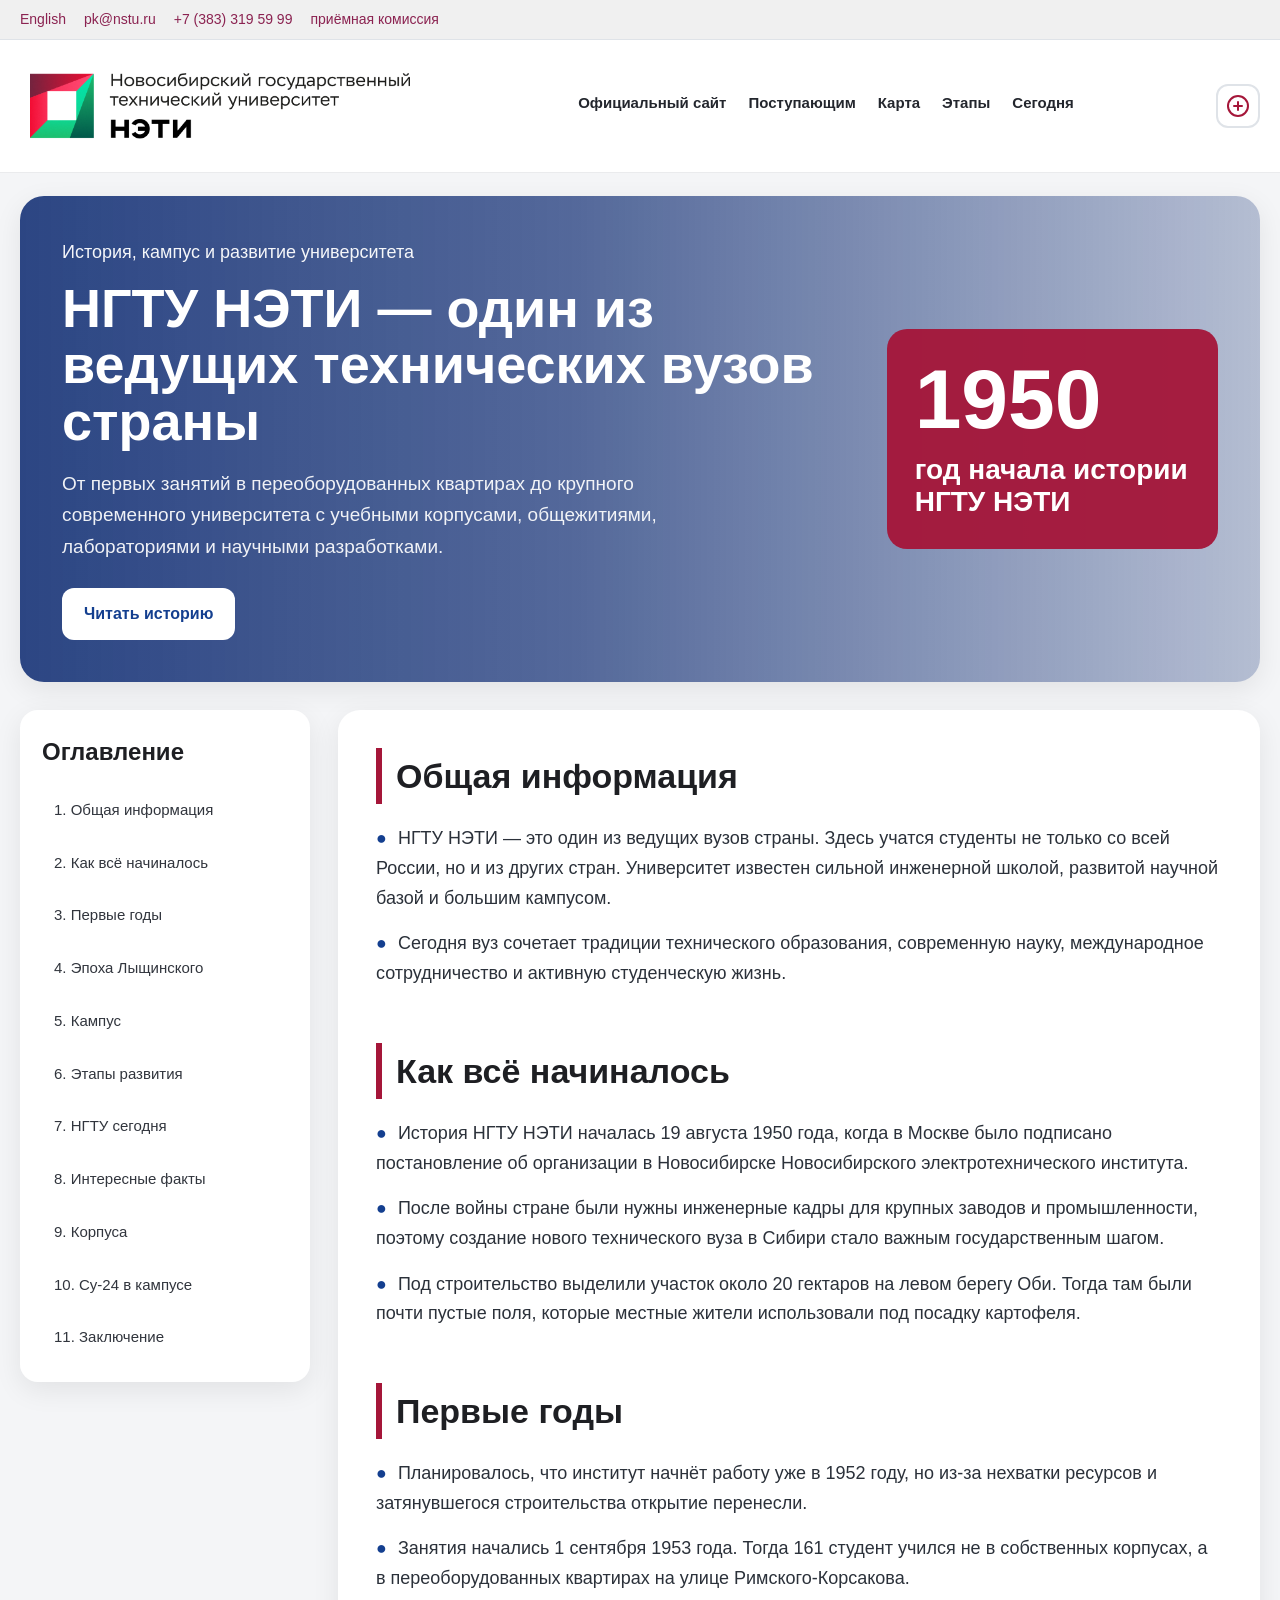
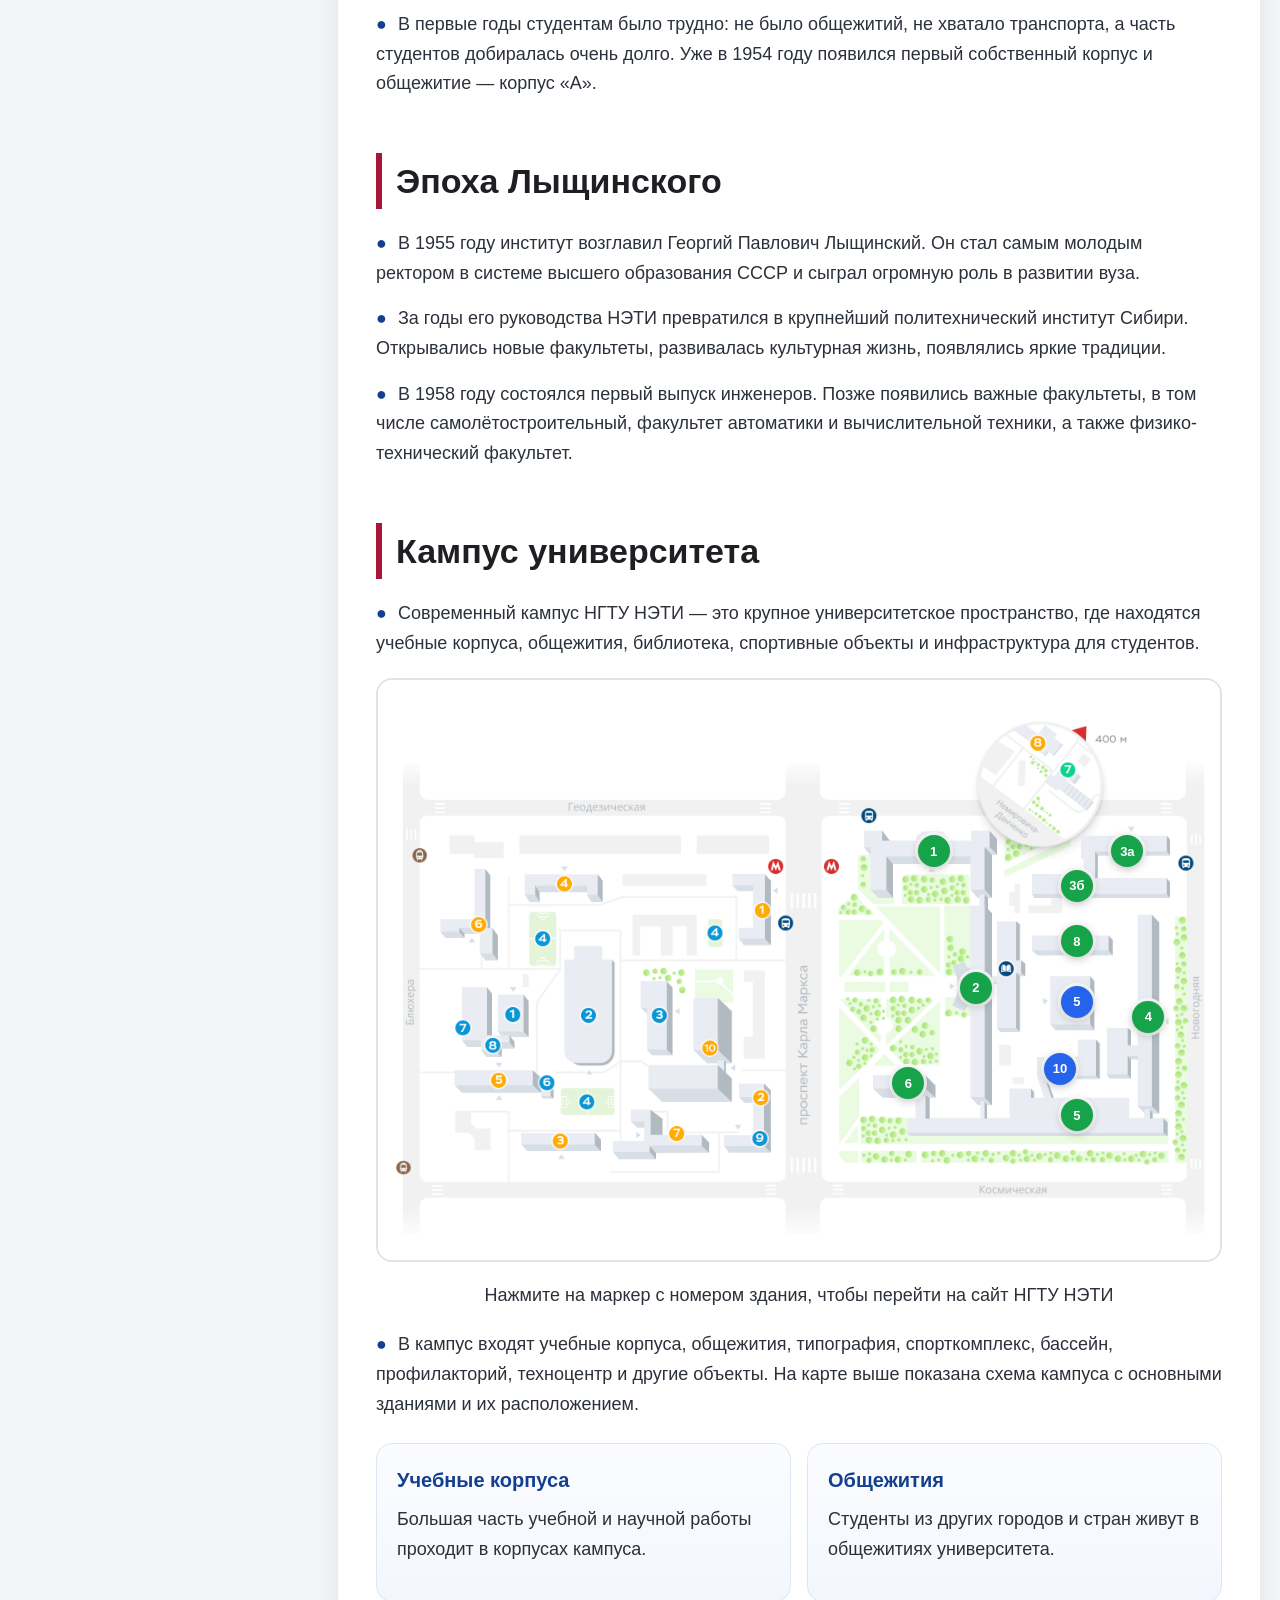
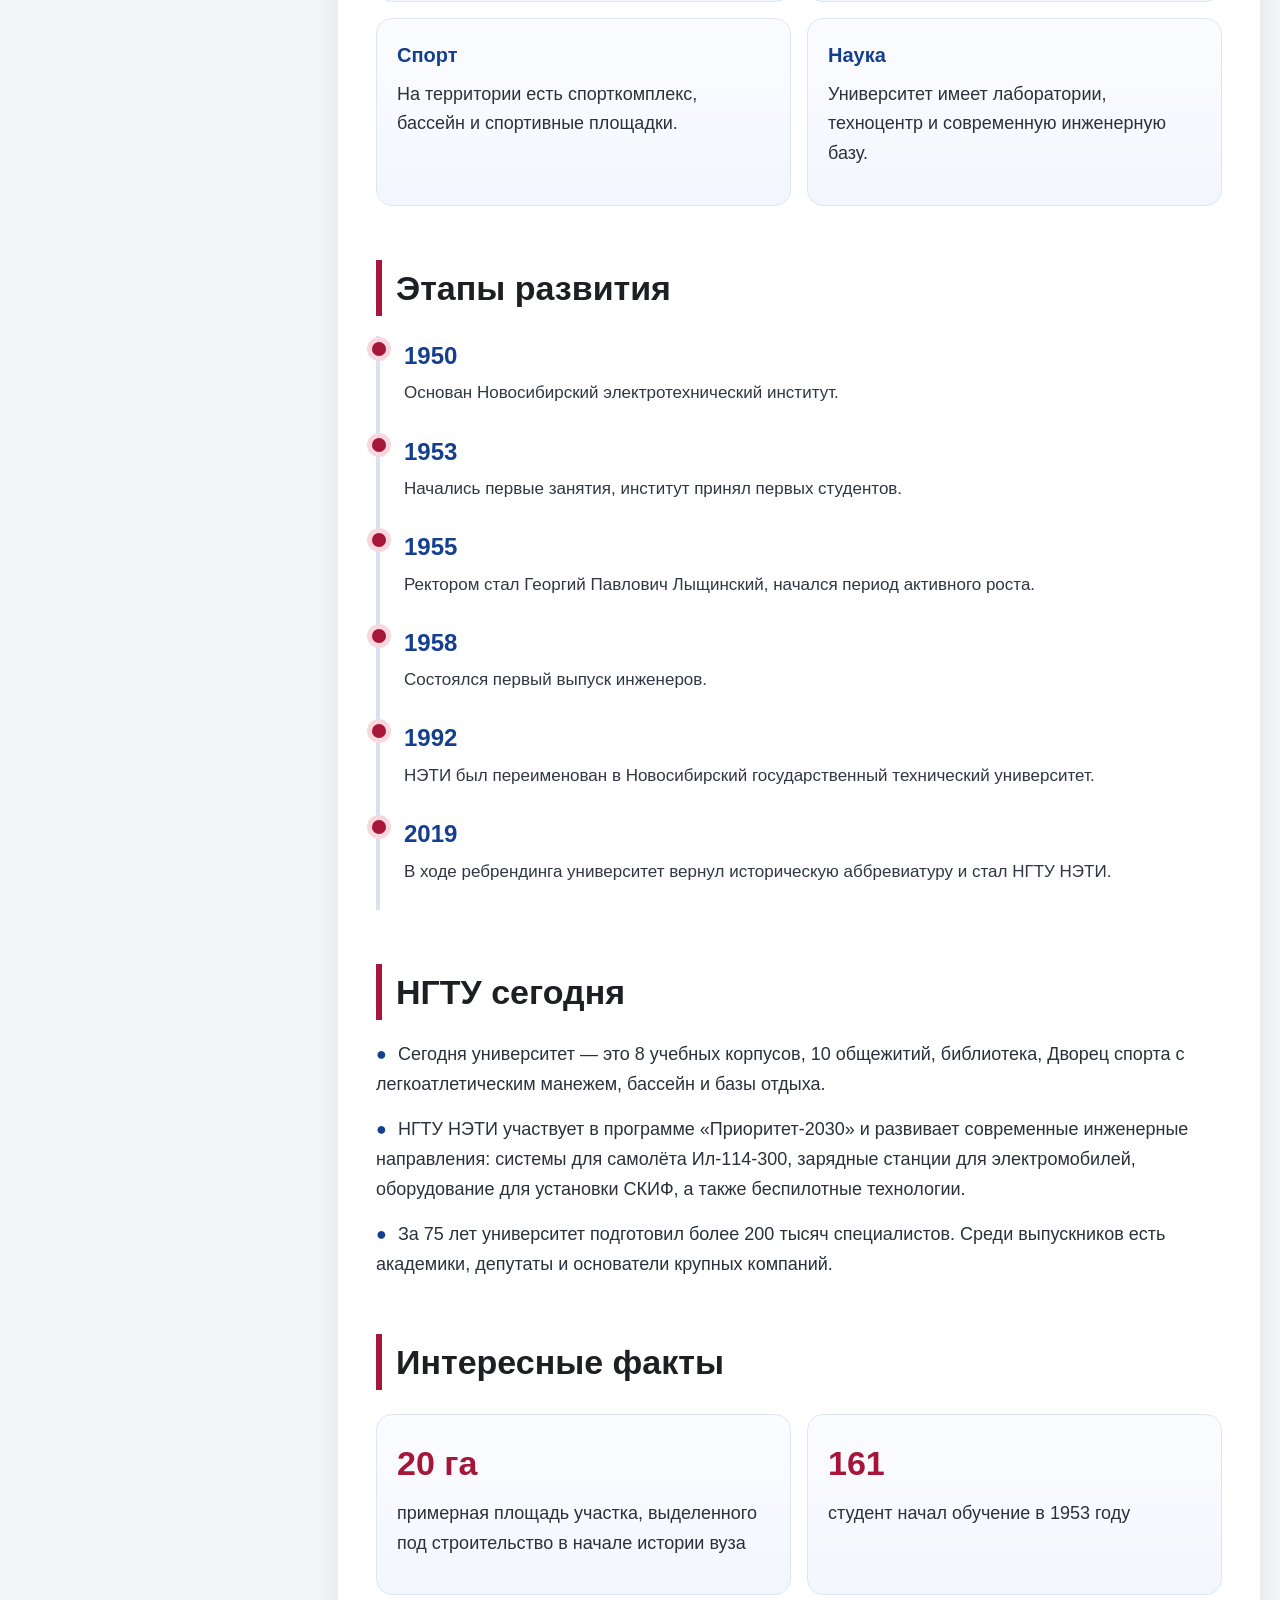
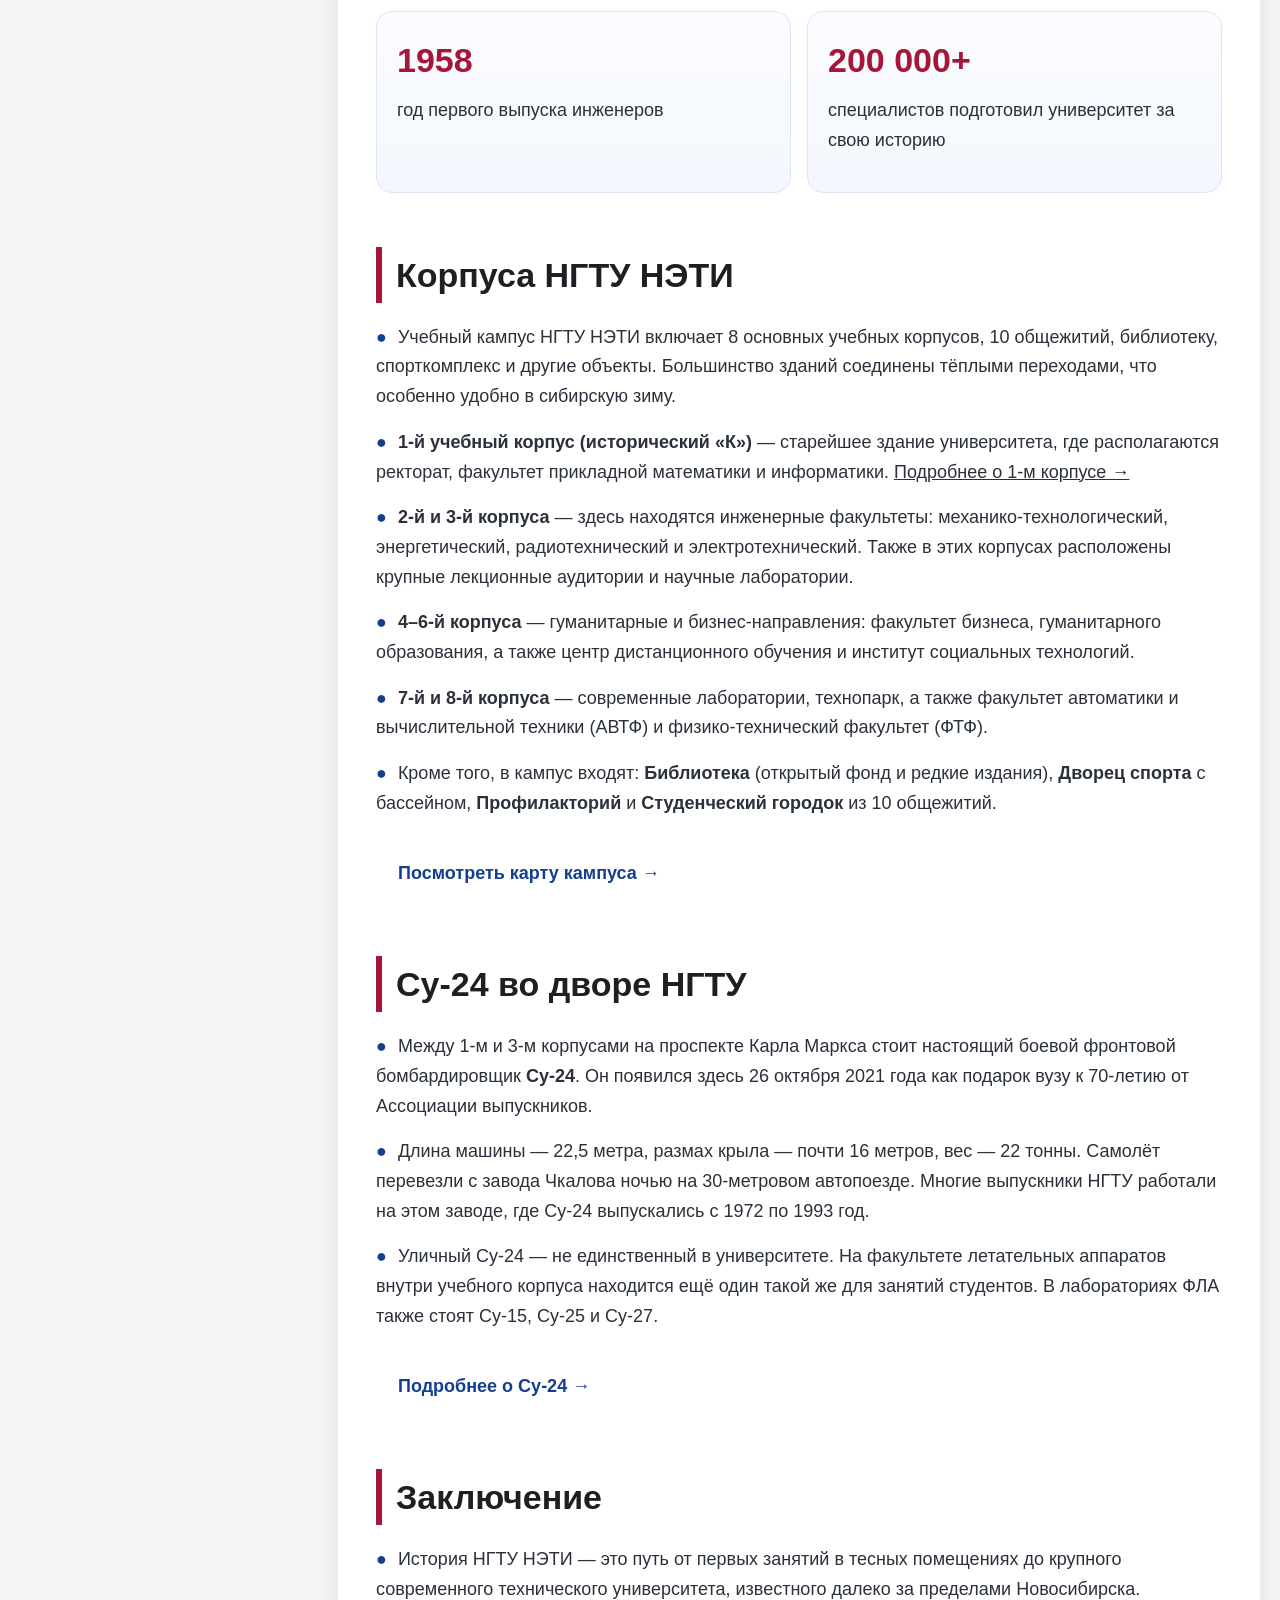
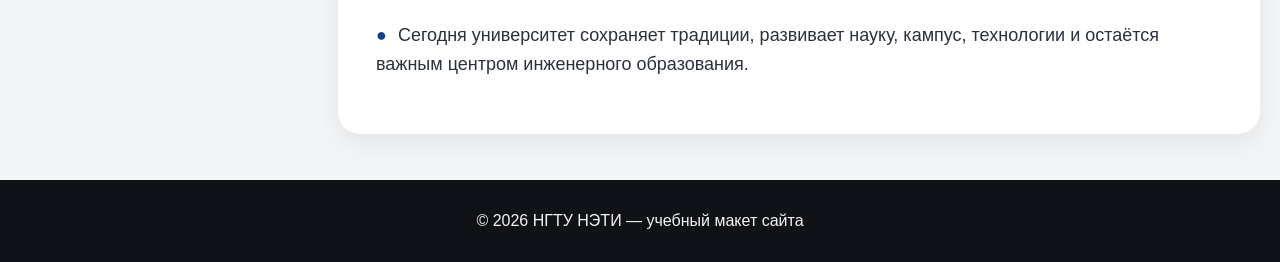
<file: index.html>
<!DOCTYPE html>
<html lang="ru">
<head>
  <meta charset="UTF-8" />
  <meta name="viewport" content="width=device-width, initial-scale=1.0" />
  <title>НГТУ НЭТИ — История и кампус</title>
  <link rel="stylesheet" href="style.css" />
<base target="_blank">
</head>
<body>
  <header class="site-header">
    <div class="topbar">
      <div class="topbar-inner">
        <span>English</span>
        <span>pk@nstu.ru</span>
        <span>+7 (383) 319 59 99</span>
        <span>приёмная комиссия</span>
      </div>
    </div>

    <div class="header-main">
      <div class="brand">
        <div class="logo-slot">
          <img src="logo.png" alt="Логотип НГТУ" id="logoImage" />
          <div class="logo-placeholder" id="logoPlaceholder"></div>
        </div>
        <div class="brand-text"></div>
      </div>

      <nav class="main-nav" aria-label="Основная навигация">
        <a href="https://www.nstu.ru">Официальный сайт</a>
        <a href="https://www.nstu.ru/entrance/enrollment_campaign">Поступающим</a>
        <a href="#campus">Карта</a>
        <a href="#timeline">Этапы</a>
        <a href="#today">Сегодня</a>
      </nav>

      <!-- Панель доступности для слабовидящих -->
      <div class="accessibility-panel" id="accessibilityPanel">
        <button class="a11y-toggle" id="a11yToggle" aria-label="Открыть настройки доступности" title="Версия для слабовидящих">
          <svg width="24" height="24" viewBox="0 0 24 24" fill="none" stroke="currentColor" stroke-width="2" stroke-linecap="round" stroke-linejoin="round" aria-hidden="true">
            <circle cx="12" cy="12" r="10"></circle>
            <path d="M12 8v8"></path>
            <path d="M8 12h8"></path>
          </svg>
        </button>
        <div class="a11y-options" id="a11yOptions" role="dialog" aria-label="Настройки доступности">
          <h4>Версия для слабовидящих</h4>
          <div class="a11y-section">
            <span class="a11y-label">Цветовая схема</span>
            <button class="a11y-btn active" data-mode="default">Обычная</button>
            <button class="a11y-btn" data-mode="high-contrast">Чёрно-белая</button>
            <button class="a11y-btn" data-mode="yellow-black">Жёлто-чёрная</button>
            <button class="a11y-btn" data-mode="blue-white">Сине-белая</button>
          </div>
          <div class="a11y-section">
            <span class="a11y-label">Размер шрифта</span>
            <button class="a11y-btn font-btn active" data-size="normal">A</button>
            <button class="a11y-btn font-btn" data-size="large">A+</button>
            <button class="a11y-btn font-btn" data-size="xlarge">A++</button>
          </div>
          <div class="a11y-section">
            <button class="a11y-btn" id="a11ySpacing">Широкий интервал</button>
            <button class="a11y-btn" id="a11yImages">Скрыть изображения</button>
            <button class="a11y-btn" id="a11yUnderline">Подчёркивать ссылки</button>
          </div>
        </div>
      </div>
    </div>
  </header>

  <section class="hero" aria-label="Главный баннер">
    <div class="hero-overlay">
      <div class="hero-content">
        <p class="hero-top">История, кампус и развитие университета</p>
        <h2>НГТУ НЭТИ — один из ведущих технических вузов страны</h2>
        <p class="hero-text">
          От первых занятий в переоборудованных квартирах до крупного современного
          университета с учебными корпусами, общежитиями, лабораториями и научными разработками.
        </p>
        <a href="#history" class="hero-button">Читать историю</a>
      </div>

      <div class="hero-side-card">
        <div class="hero-year">1950</div>
        <p>год начала истории НГТУ НЭТИ</p>
      </div>
    </div>
  </section>

  <div class="page-layout">
    <aside class="sidebar" aria-label="Боковое меню">
      <div class="sidebar-box">
        <h3>Оглавление</h3>
        <ul class="toc">
          <li><a href="#intro">1. Общая информация</a></li>
          <li><a href="#history">2. Как всё начиналось</a></li>
          <li><a href="#first-years">3. Первые годы</a></li>
          <li><a href="#lyshchinsky">4. Эпоха Лыщинского</a></li>
          <li><a href="#campus">5. Кампус</a></li>
          <li><a href="#timeline">6. Этапы развития</a></li>
          <li><a href="#today">7. НГТУ сегодня</a></li>
          <li><a href="#facts">8. Интересные факты</a></li>
          <li><a href="#corpusa">9. Корпуса</a></li>
          <li><a href="#su24">10. Су-24 в кампусе</a></li>
          <li><a href="#conclusion">11. Заключение</a></li>
        </ul>
      </div>
    </aside>


    

    <main class="content">
      <section id="intro" class="content-section">
        <h2>Общая информация</h2>
        <p id="intro-p1">
        <a href="#intro-p1" class="anchor" aria-label="Ссылка на абзац">●</a>
          НГТУ НЭТИ — это один из ведущих вузов страны. Здесь учатся студенты не только
          со всей России, но и из других стран. Университет известен сильной инженерной
          школой, развитой научной базой и большим кампусом.
        </p>
        <p id="intro-p2">
          <a href="#intro-p2" class="anchor" aria-label="Ссылка на абзац">●</a>
          Сегодня вуз сочетает традиции технического образования, современную науку,
          международное сотрудничество и активную студенческую жизнь.
        </p>
      </section>

      <section id="history" class="content-section">
        <h2>Как всё начиналось</h2>
        <p id="history-p1">
          <a href="#history-p1" class="anchor" aria-label="Ссылка на абзац">●</a>
          История НГТУ НЭТИ началась 19 августа 1950 года, когда в Москве было подписано
          постановление об организации в Новосибирске Новосибирского электротехнического института.
        </p>
        <p id="history-p2">
          <a href="#history-p2" class="anchor" aria-label="Ссылка на абзац">●</a>
          После войны стране были нужны инженерные кадры для крупных заводов и промышленности,
          поэтому создание нового технического вуза в Сибири стало важным государственным шагом.
        </p>
        <p id="history-p3">
          <a href="#history-p3" class="anchor" aria-label="Ссылка на абзац">●</a>
          Под строительство выделили участок около 20 гектаров на левом берегу Оби.
          Тогда там были почти пустые поля, которые местные жители использовали под посадку картофеля.
        </p>
      </section>

      <section id="first-years" class="content-section">
        <h2>Первые годы</h2>
        <p id="first-years-p1">
          <a href="#first-years-p1" class="anchor" aria-label="Ссылка на абзац">●</a>
          Планировалось, что институт начнёт работу уже в 1952 году, но из-за нехватки
          ресурсов и затянувшегося строительства открытие перенесли.
        </p>
        <p id="first-years-p2">
          <a href="#first-years-p2" class="anchor" aria-label="Ссылка на абзац">●</a>
          Занятия начались 1 сентября 1953 года. Тогда 161 студент учился не в собственных
          корпусах, а в переоборудованных квартирах на улице Римского-Корсакова.
        </p>
        <p id="first-years-p3">
          <a href="#first-years-p3" class="anchor" aria-label="Ссылка на абзац">●</a>
          В первые годы студентам было трудно: не было общежитий, не хватало транспорта,
          а часть студентов добиралась очень долго. Уже в 1954 году появился первый собственный
          корпус и общежитие — корпус «А».
        </p>
      </section>

      <section id="lyshchinsky" class="content-section">
        <h2>Эпоха Лыщинского</h2>
        <p id="lyshchinsky-p1">
          <a href="#lyshchinsky-p1" class="anchor" aria-label="Ссылка на абзац">●</a>
          В 1955 году институт возглавил Георгий Павлович Лыщинский. Он стал самым молодым
          ректором в системе высшего образования СССР и сыграл огромную роль в развитии вуза.
        </p>
        <p id="lyshchinsky-p2">
          <a href="#lyshchinsky-p2" class="anchor" aria-label="Ссылка на абзац">●</a>
          За годы его руководства НЭТИ превратился в крупнейший политехнический институт Сибири.
          Открывались новые факультеты, развивалась культурная жизнь, появлялись яркие традиции.
        </p>
        <p id="lyshchinsky-p3">
          <a href="#lyshchinsky-p3" class="anchor" aria-label="Ссылка на абзац">●</a>
          В 1958 году состоялся первый выпуск инженеров. Позже появились важные факультеты,
          в том числе самолётостроительный, факультет автоматики и вычислительной техники,
          а также физико-технический факультет.
        </p>
      </section>

      <section id="campus" class="content-section">
        <h2>Кампус университета</h2>
        <p id="campus-p1">
          <a href="#campus-p1" class="anchor" aria-label="Ссылка на абзац">●</a>
          Современный кампус НГТУ НЭТИ — это крупное университетское пространство,
          где находятся учебные корпуса, общежития, библиотека, спортивные объекты
          и инфраструктура для студентов.
        </p>

        <!-- Интерактивная карта с кликабельными точками -->
        <div class="map-wrapper" role="region" aria-label="Интерактивная карта кампуса">
          <div class="map-container">
            <img src="map.png" alt="Карта кампуса НГТУ НЭТИ. На схеме отмечены учебные корпуса, общежития и другие объекты университета. Нажмите на маркер, чтобы перейти на страницу здания." class="map-image">
            
            <!-- Левый кампус (Запад) -->
            <!-- <a href="https://www.nstu.ru" class="map-hotspot" style="left: 15.5%; top: 58%;" data-building="Учебный корпус №1 (Запад)" target="_blank" rel="noopener noreferrer">
              <span class="hotspot-marker" style="background:#2563eb;">1</span>
            </a>
            <a href="https://www.nstu.ru" class="map-hotspot" style="left: 24.5%; top: 58%;" data-building="Учебный корпус №2 (Запад)" target="_blank" rel="noopener noreferrer">
              <span class="hotspot-marker" style="background:#2563eb;">2</span>
            </a>
            <a href="https://www.nstu.ru" class="map-hotspot" style="left: 33%; top: 58%;" data-building="Учебный корпус №3 (Запад)" target="_blank" rel="noopener noreferrer">
              <span class="hotspot-marker" style="background:#2563eb;">3</span>
            </a>
            <a href="https://www.nstu.ru" class="map-hotspot" style="left: 19%; top: 45%;" data-building="Учебный корпус №4 (Запад)" target="_blank" rel="noopener noreferrer">
              <span class="hotspot-marker" style="background:#2563eb;">4</span>
            </a>
            <a href="https://www.nstu.ru" class="map-hotspot" style="left: 14%; top: 68%;" data-building="Общежитие №5 (Запад)" target="_blank" rel="noopener noreferrer">
              <span class="hotspot-marker" style="background:#f59e0b;">5</span>
            </a>
            <a href="https://www.nstu.ru" class="map-hotspot" style="left: 20%; top: 68%;" data-building="Учебный корпус №6 (Запад)" target="_blank" rel="noopener noreferrer">
              <span class="hotspot-marker" style="background:#2563eb;">6</span>
            </a>
            <a href="https://www.nstu.ru" class="map-hotspot" style="left: 10%; top: 58%;" data-building="Учебный корпус №7 (Запад)" target="_blank" rel="noopener noreferrer">
              <span class="hotspot-marker" style="background:#2563eb;">7</span>
            </a>
            <a href="https://www.nstu.ru" class="map-hotspot" style="left: 14%; top: 62.5%;" data-building="Учебный корпус №8 (Запад)" target="_blank" rel="noopener noreferrer">
              <span class="hotspot-marker" style="background:#2563eb;">8</span>
            </a>
            <a href="https://www.nstu.ru" class="map-hotspot" style="left: 45.5%; top: 79%;" data-building="Учебный корпус №9 (Запад)" target="_blank" rel="noopener noreferrer">
              <span class="hotspot-marker" style="background:#2563eb;">9</span>
            </a>
            <a href="https://www.nstu.ru" class="map-hotspot" style="left: 39%; top: 63.5%;" data-building="Учебный корпус №10 (Запад)" target="_blank" rel="noopener noreferrer">
              <span class="hotspot-marker" style="background:#f59e0b;">10</span>
            </a>
            <a href="https://www.nstu.ru" class="map-hotspot" style="left: 45%; top: 40%;" data-building="Учебный корпус №1а (Запад)" target="_blank" rel="noopener noreferrer">
              <span class="hotspot-marker" style="background:#f59e0b;">1</span>
            </a>
            <a href="https://www.nstu.ru" class="map-hotspot" style="left: 22%; top: 79%;" data-building="Учебный корпус №3а (Запад)" target="_blank" rel="noopener noreferrer">
              <span class="hotspot-marker" style="background:#f59e0b;">3</span>
            </a>
            <a href="https://www.nstu.ru" class="map-hotspot" style="left: 22%; top: 36%;" data-building="Спортивный корпус №4 (Запад)" target="_blank" rel="noopener noreferrer">
              <span class="hotspot-marker" style="background:#f59e0b;">4</span>
            </a>
            <a href="https://www.nstu.ru" class="map-hotspot" style="left: 12%; top: 42%;" data-building="Общежитие №6 (Запад)" target="_blank" rel="noopener noreferrer">
              <span class="hotspot-marker" style="background:#f59e0b;">6</span>
            </a> \.
            <a href="https://www.nstu.ru" class="map-hotspot" style="left: 35%; top: 79%;" data-building="Учебный корпус №7а (Запад)" target="_blank" rel="noopener noreferrer">
              <span class="hotspot-marker" style="background:#f59e0b;">7</span>
            </a>
            <a href="https://www.nstu.ru" class="map-hotspot" style="left: 45%; top: 72%;" data-building="Учебный корпус №2а (Запад)" target="_blank" rel="noopener noreferrer">
              <span class="hotspot-marker" style="background:#f59e0b;">2</span>
            </a> -->

            <!-- Правый кампус (Восток) -->
            <a href="1corpus.html" class="map-hotspot" style="left: 66%; top: 29.5%;" data-building="Учебный корпус №1 (Восток)" target="_blank" rel="noopener noreferrer">
              <span class="hotspot-marker" style="background:#16a34a;">1</span>
            </a>
            <a href="https://www.nstu.ru/campus/Uchebnie_korpusa/Uchebnie_korpusa_2" class="map-hotspot" style="left: 71%; top: 53%;" data-building="Учебный корпус №2 (Восток)" target="_blank" rel="noopener noreferrer">
              <span class="hotspot-marker" style="background:#16a34a;">2</span>
            </a>
            <a href="https://www.nstu.ru/campus/Uchebnie_korpusa/Uchebnie_korpusa_3" class="map-hotspot" style="left: 89%; top: 29.5%;" data-building="Учебный корпус №3а (Восток)" target="_blank" rel="noopener noreferrer">
              <span class="hotspot-marker" style="background:#16a34a;">3а</span>
            </a>
            <a href="https://www.nstu.ru/campus/Uchebnie_korpusa/Uchebnie_korpusa_3" class="map-hotspot" style="left: 83%; top: 35.5%;" data-building="Учебный корпус №3б (Восток)" target="_blank" rel="noopener noreferrer">
              <span class="hotspot-marker" style="background:#16a34a;">3б</span>
            </a>
            <a href="https://www.nstu.ru/campus/Uchebnie_korpusa/Uchebnie_korpusa_4" class="map-hotspot" style="left: 91.5%; top: 58%;" data-building="Учебный корпус №4 (Восток)" target="_blank" rel="noopener noreferrer">
              <span class="hotspot-marker" style="background:#16a34a;">4</span>
            </a>
            <a href="https://library.nstu.ru" class="map-hotspot" style="left: 83%; top: 55.5%;" data-building="Библиотека (Восток)" target="_blank" rel="noopener noreferrer">
              <span class="hotspot-marker" style="background:#2563eb;">5</span>
            </a>
            <a href="https://www.nstu.ru/campus/Uchebnie_korpusa/Uchebnie_korpusa_6" class="map-hotspot" style="left: 63%; top: 69.5%;" data-building="Учебный корпус №6 (Восток)" target="_blank" rel="noopener noreferrer">
              <span class="hotspot-marker" style="background:#16a34a;">6</span>
            </a>
            <a href="https://www.nstu.ru" class="map-hotspot" style="left: 83%; top: 45%;" data-building="Учебный корпус №8 (Восток)" target="_blank" rel="noopener noreferrer">
              <span class="hotspot-marker" style="background:#16a34a;">8</span>
            </a>
            <a href="https://www.nstu.ru" class="map-hotspot" style="left: 81%; top: 67%;" data-building="Учебный корпус №10 (Восток)" target="_blank" rel="noopener noreferrer">
              <span class="hotspot-marker" style="background:#2563eb;">10</span>
            </a>
            <a href="https://www.nstu.ru" class="map-hotspot" style="left: 83%; top: 75%;" data-building="Библиотека" target="_blank" rel="noopener noreferrer">
              <span class="hotspot-marker" style="background:#16a34a;">5</span>
            </a> 
           
          </div>
          <p class="map-hint">Нажмите на маркер с номером здания, чтобы перейти на сайт НГТУ НЭТИ</p>
        </div>

        <p id="campus-p2">
          <a href="#campus-p2" class="anchor" aria-label="Ссылка на абзац">●</a>
          В кампус входят учебные корпуса, общежития, типография, спорткомплекс,
          бассейн, профилакторий, техноцентр и другие объекты. На карте выше показана схема кампуса с основными зданиями и их расположением.
        </p>

        <div class="campus-grid">
          <div class="campus-card">
            <h3>Учебные корпуса</h3>
            <p>Большая часть учебной и научной работы проходит в корпусах кампуса.</p>
          </div>
          <div class="campus-card">
            <h3>Общежития</h3>
            <p>Студенты из других городов и стран живут в общежитиях университета.</p>
          </div>
          <div class="campus-card">
            <h3>Спорт</h3>
            <p>На территории есть спорткомплекс, бассейн и спортивные площадки.</p>
          </div>
          <div class="campus-card">
            <h3>Наука</h3>
            <p>Университет имеет лаборатории, техноцентр и современную инженерную базу.</p>
          </div>
        </div>
      </section>

      <section id="timeline" class="content-section">
        <h2>Этапы развития</h2>

        <div class="timeline">
          <div class="timeline-item">
            <div class="timeline-year">1950</div>
            <div class="timeline-text">
              Основан Новосибирский электротехнический институт.
            </div>
          </div>

          <div class="timeline-item">
            <div class="timeline-year">1953</div>
            <div class="timeline-text">
              Начались первые занятия, институт принял первых студентов.
            </div>
          </div>

          <div class="timeline-item">
            <div class="timeline-year">1955</div>
            <div class="timeline-text">
              Ректором стал Георгий Павлович Лыщинский, начался период активного роста.
            </div>
          </div>

          <div class="timeline-item">
            <div class="timeline-year">1958</div>
            <div class="timeline-text">
              Состоялся первый выпуск инженеров.
            </div>
          </div>

          <div class="timeline-item">
            <div class="timeline-year">1992</div>
            <div class="timeline-text">
              НЭТИ был переименован в Новосибирский государственный технический университет.
            </div>
          </div>

          <div class="timeline-item">
            <div class="timeline-year">2019</div>
            <div class="timeline-text">
              В ходе ребрендинга университет вернул историческую аббревиатуру и стал НГТУ НЭТИ.
            </div>
          </div>
        </div>
      </section>

      <section id="today" class="content-section">
        <h2>НГТУ сегодня</h2>
        <p id="today-p1">
          <a href="#today-p1" class="anchor" aria-label="Ссылка на абзац">●</a>
          Сегодня университет — это 8 учебных корпусов, 10 общежитий, библиотека,
          Дворец спорта с легкоатлетическим манежем, бассейн и базы отдыха.
        </p>
        <p id="today-p2">
          <a href="#today-p2" class="anchor" aria-label="Ссылка на абзац">●</a>
          НГТУ НЭТИ участвует в программе «Приоритет-2030» и развивает современные
          инженерные направления: системы для самолёта Ил-114-300, зарядные станции
          для электромобилей, оборудование для установки СКИФ, а также беспилотные технологии.
        </p>
        <p id="today-p3">
          <a href="#today-p3" class="anchor" aria-label="Ссылка на абзац">●</a>
          За 75 лет университет подготовил более 200 тысяч специалистов.
          Среди выпускников есть академики, депутаты и основатели крупных компаний.
        </p>
      </section>

      <section id="facts" class="content-section">
        <h2>Интересные факты</h2>
        <div class="facts-grid">
          <article class="fact-box">
            <span class="fact-number">20 га</span>
            <p>примерная площадь участка, выделенного под строительство в начале истории вуза</p>
          </article>

          <article class="fact-box">
            <span class="fact-number">161</span>
            <p>студент начал обучение в 1953 году</p>
          </article>

          <article class="fact-box">
            <span class="fact-number">1958</span>
            <p>год первого выпуска инженеров</p>
          </article>

          <article class="fact-box">
            <span class="fact-number">200 000+</span>
            <p>специалистов подготовил университет за свою историю</p>
          </article>
        </div>
      </section>

     <section id="corpusa" class="content-section">
  <h2>Корпуса НГТУ НЭТИ</h2>
  <p id="corpusa-p1">
    <a href="#corpusa-p1" class="anchor" aria-label="Ссылка на абзац">●</a>
    Учебный кампус НГТУ НЭТИ включает 8 основных учебных корпусов, 10 общежитий, библиотеку, спорткомплекс и другие объекты. Большинство зданий соединены тёплыми переходами, что особенно удобно в сибирскую зиму.
  </p>
  <p id="corpusa-p2">
    <a href="#corpusa-p2" class="anchor" aria-label="Ссылка на абзац">●</a>
    <strong>1-й учебный корпус (исторический «К»)</strong> — старейшее здание университета, где располагаются ректорат, факультет прикладной математики и информатики. 
    <a href="1corpus.html">Подробнее о 1-м корпусе →</a>
  </p>
  <p id="corpusa-p3">
    <a href="#corpusa-p3" class="anchor" aria-label="Ссылка на абзац">●</a>
    <strong>2-й и 3-й корпуса</strong> — здесь находятся инженерные факультеты: механико-технологический, энергетический, радиотехнический и электротехнический. Также в этих корпусах расположены крупные лекционные аудитории и научные лаборатории.
  </p>
  <p id="corpusa-p4">
    <a href="#corpusa-p4" class="anchor" aria-label="Ссылка на абзац">●</a>
    <strong>4–6-й корпуса</strong> — гуманитарные и бизнес-направления: факультет бизнеса, гуманитарного образования, а также центр дистанционного обучения и институт социальных технологий.
  </p>
  <p id="corpusa-p5">
    <a href="#corpusa-p5" class="anchor" aria-label="Ссылка на абзац">●</a>
    <strong>7-й и 8-й корпуса</strong> — современные лаборатории, технопарк, а также факультет автоматики и вычислительной техники (АВТФ) и физико-технический факультет (ФТФ).
  </p>
  <p id="corpusa-p6">
    <a href="#corpusa-p6" class="anchor" aria-label="Ссылка на абзац">●</a>
    Кроме того, в кампус входят: <strong>Библиотека</strong> (открытый фонд и редкие издания), <strong>Дворец спорта</strong> с бассейном, <strong>Профилакторий</strong> и <strong>Студенческий городок</strong> из 10 общежитий.
  </p>
  <p>
    <a href="#campus" class="hero-button" style="display: inline-block; margin-top: 12px;">Посмотреть карту кампуса →</a>
  </p>
</section>


      <section id="su24" class="content-section">
        <h2>Су-24 во дворе НГТУ</h2>
        <p id="su24-p1">
          <a href="#su24-p1" class="anchor" aria-label="Ссылка на абзац">●</a>
          Между 1-м и 3-м корпусами на проспекте Карла Маркса стоит настоящий боевой фронтовой бомбардировщик <strong>Су-24</strong>. 
          Он появился здесь 26 октября 2021 года как подарок вузу к 70-летию от Ассоциации выпускников.
        </p>
        <p id="su24-p2">
          <a href="#su24-p2" class="anchor" aria-label="Ссылка на абзац">●</a>
          Длина машины — 22,5 метра, размах крыла — почти 16 метров, вес — 22 тонны. Самолёт перевезли с завода Чкалова ночью 
          на 30-метровом автопоезде. Многие выпускники НГТУ работали на этом заводе, где Су-24 выпускались с 1972 по 1993 год.
        </p>
        <p id="su24-p3">
          <a href="#su24-p3" class="anchor" aria-label="Ссылка на абзац">●</a>
          Уличный Су-24 — не единственный в университете. На факультете летательных аппаратов внутри учебного корпуса находится 
          ещё один такой же для занятий студентов. В лабораториях ФЛА также стоят Су-15, Су-25 и Су-27.
        </p>
        <p>
          <a href="su-24.html" class="hero-button" style="display: inline-block; margin-top: 12px;">Подробнее о Су-24 →</a>
        </p>
      </section>

      <section id="conclusion" class="content-section">
        <h2>Заключение</h2>
        <p id="conclusion-p1">
          <a href="#conclusion-p1" class="anchor" aria-label="Ссылка на абзац">●</a>
          История НГТУ НЭТИ — это путь от первых занятий в тесных помещениях до крупного
          современного технического университета, известного далеко за пределами Новосибирска.
        </p>
        <p id="conclusion-p2">
          <a href="#conclusion-p2" class="anchor" aria-label="Ссылка на абзац">●</a>
          Сегодня университет сохраняет традиции, развивает науку, кампус, технологии
          и остаётся важным центром инженерного образования.
        </p>
      </section>
    </main>
  </div>

  <footer class="site-footer">
    <p>© 2026 НГТУ НЭТИ — учебный макет сайта</p>
  </footer>

  <script src="script.js"></script>
</body>
</html>
</file>
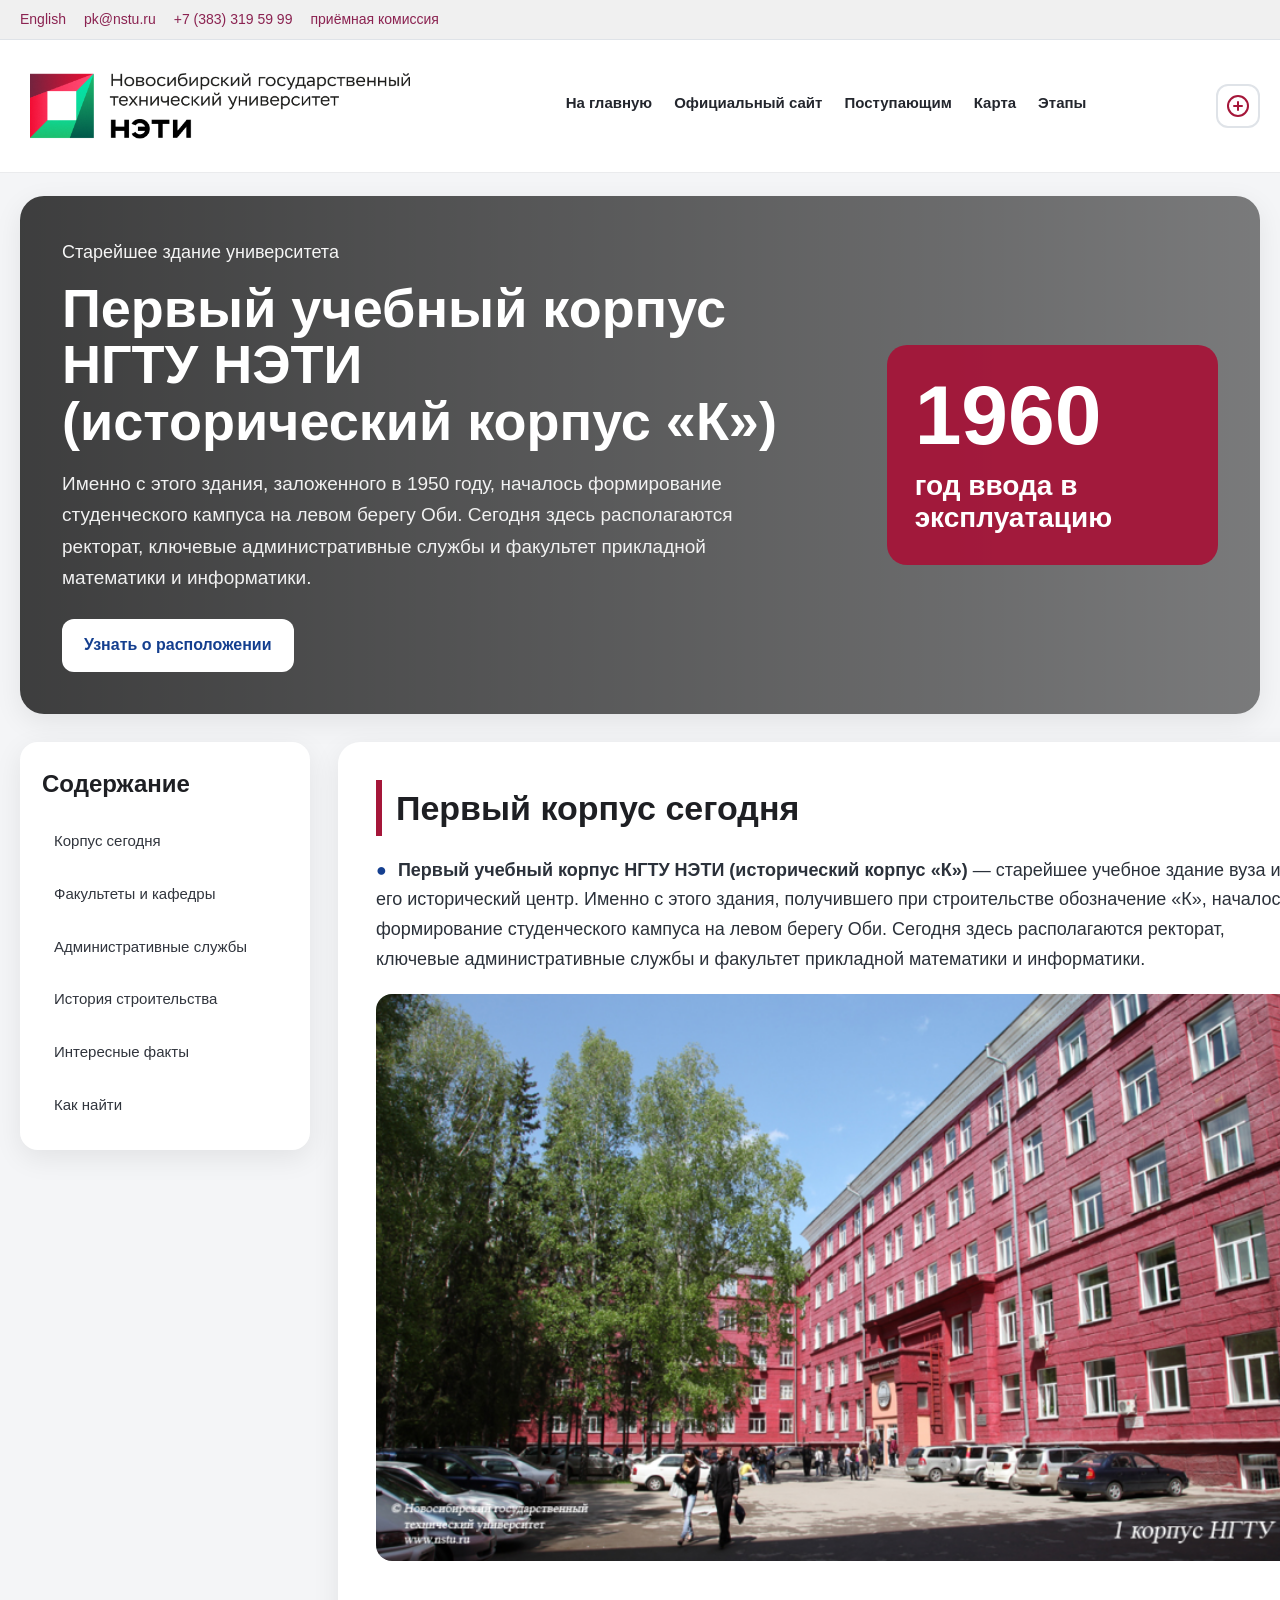
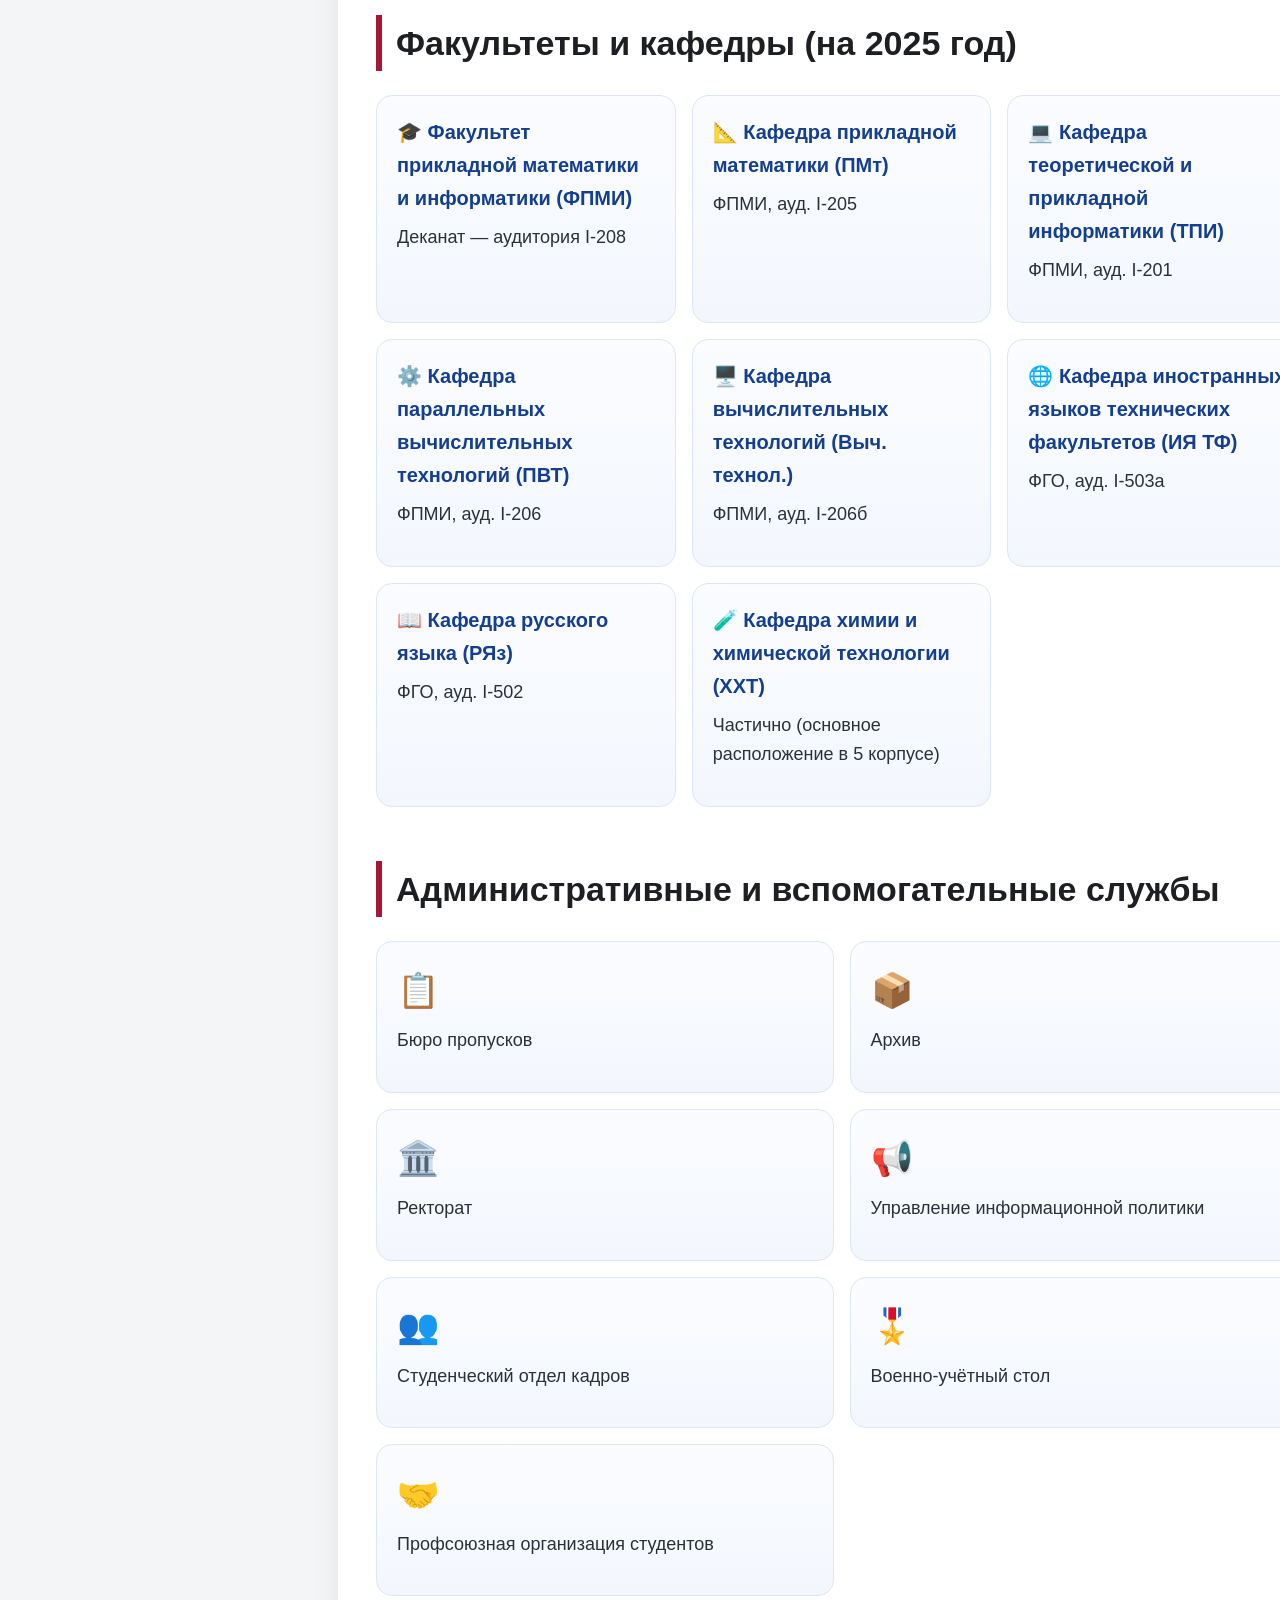
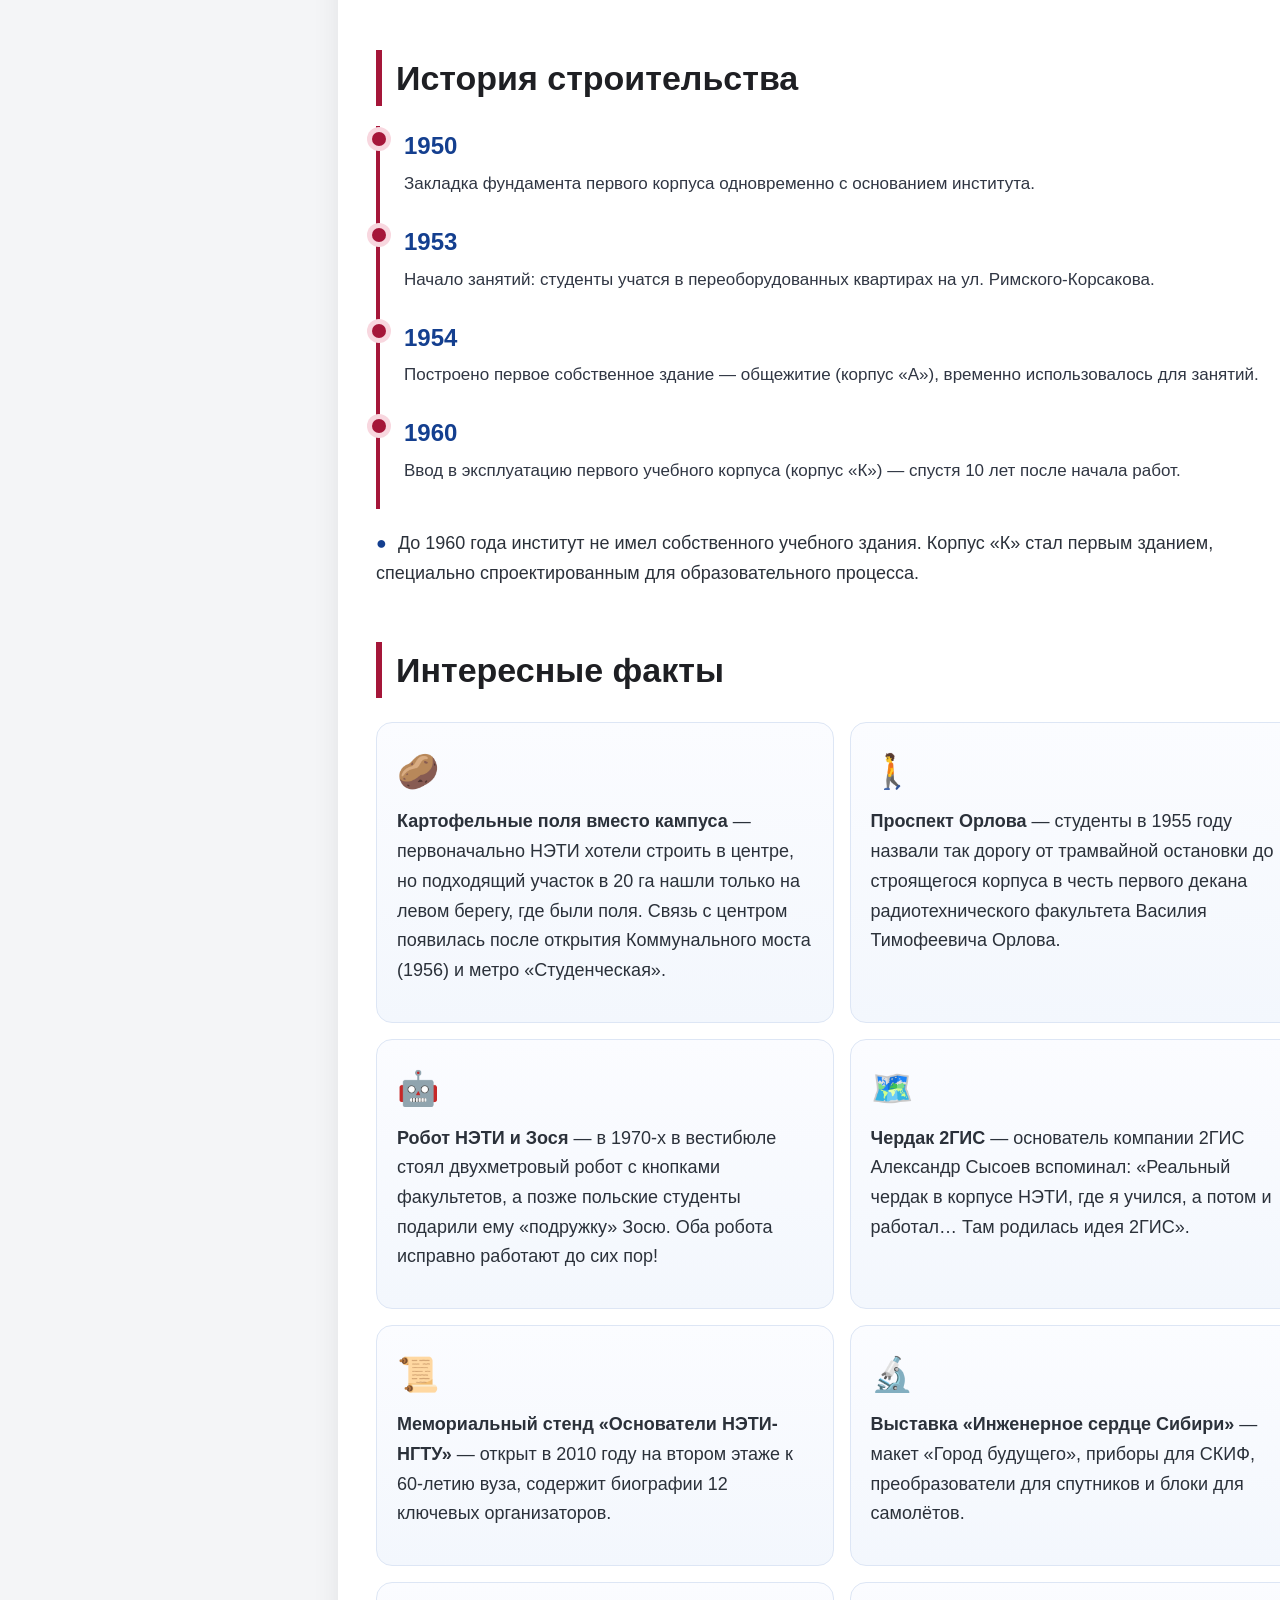
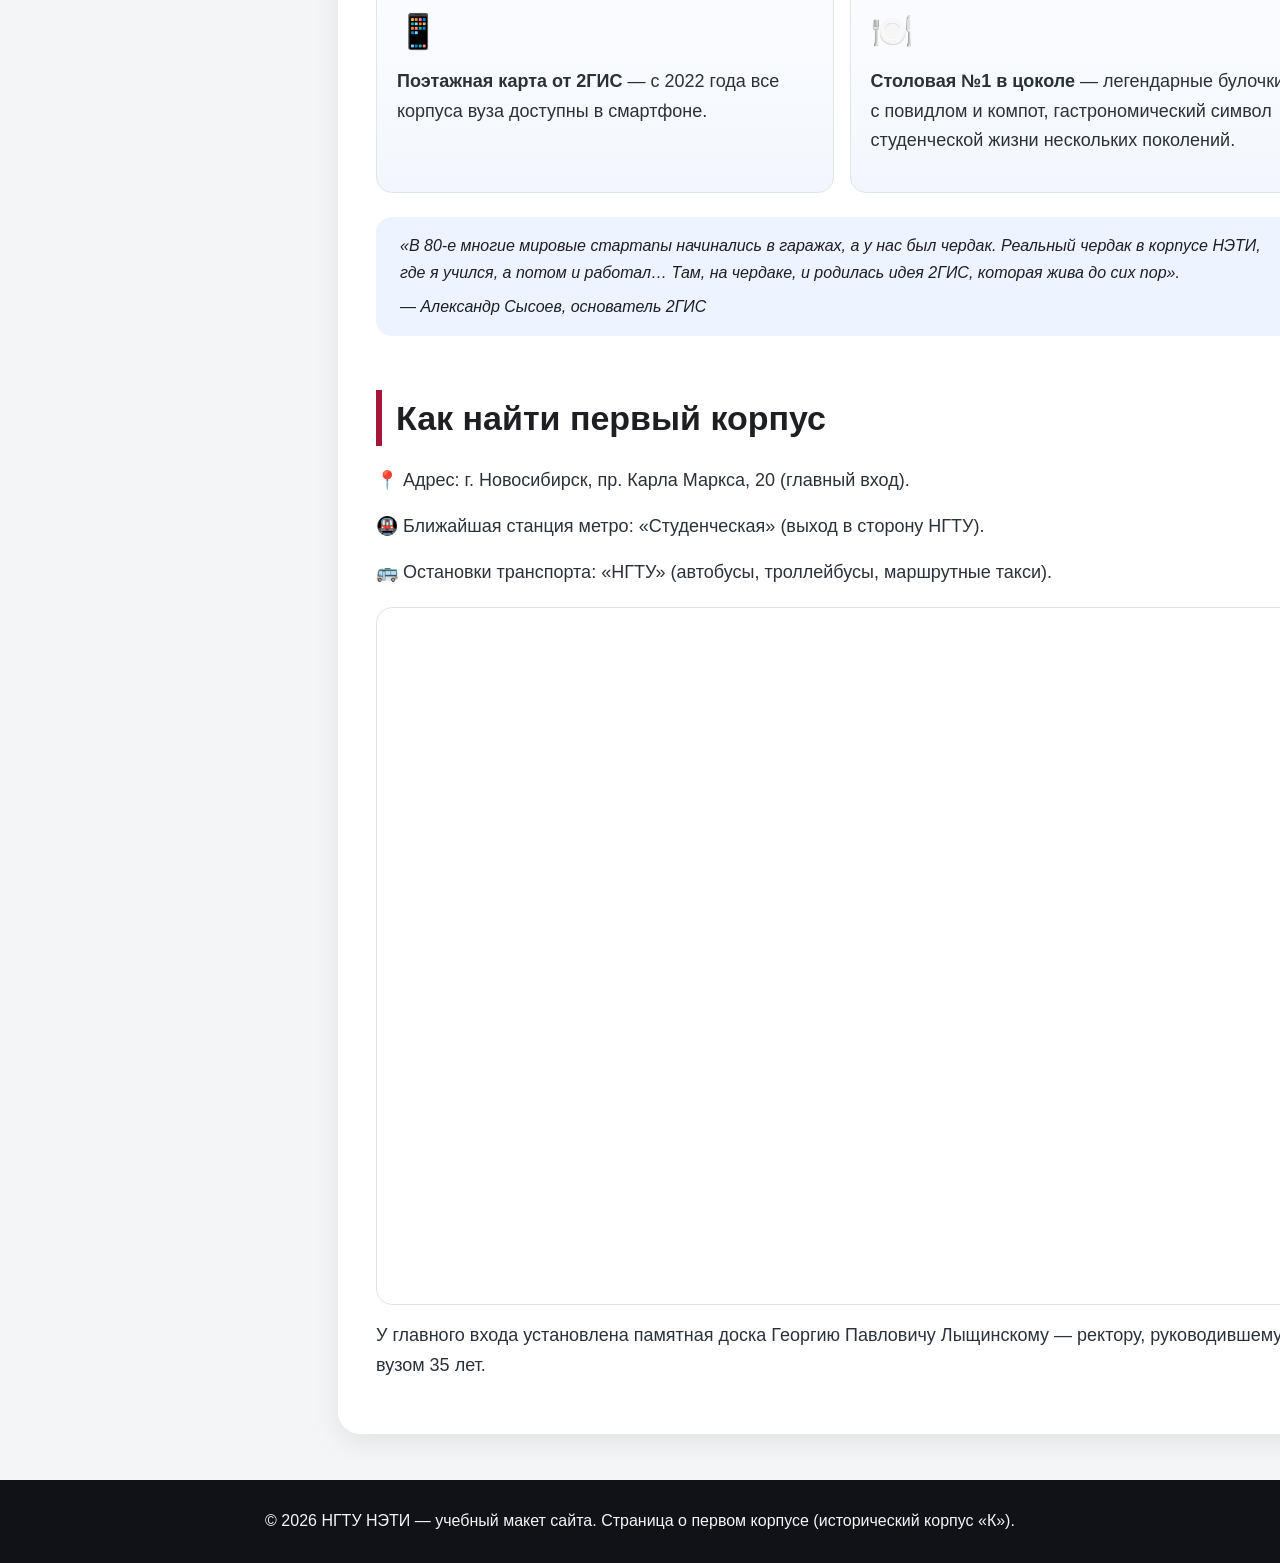
<file: 1corpus.html>
<!DOCTYPE html>
<html lang="ru">
<head>
  <meta charset="UTF-8" />
  <meta name="viewport" content="width=device-width, initial-scale=1.0" />
  <title>НГТУ НЭТИ — 1 корпус (исторический корпус К)</title>
  <link rel="stylesheet" href="style.css" />
</head>
<body>
  <header class="site-header">
    <div class="topbar">
      <div class="topbar-inner">
        <span>English</span>
        <span>pk@nstu.ru</span>
        <span>+7 (383) 319 59 99</span>
        <span>приёмная комиссия</span>
      </div>
    </div>

    <div class="header-main">
      <div class="brand">
        <div class="logo-slot">
          <img src="logo.png" alt="Логотип НГТУ" id="logoImage" />
          <div class="logo-placeholder" id="logoPlaceholder"></div>
        </div>
        <div class="brand-text"></div>
      </div>

      <nav class="main-nav" aria-label="Основная навигация">
        <a href="index.html">На главную</a>
        <a href="https://www.nstu.ru">Официальный сайт</a>
        <a href="https://www.nstu.ru/entrance/enrollment_campaign">Поступающим</a>
        <a href="index.html#campus">Карта</a>
        <a href="index.html#timeline">Этапы</a>
      </nav>

      <!-- Панель доступности для слабовидящих -->
      <div class="accessibility-panel" id="accessibilityPanel">
        <button class="a11y-toggle" id="a11yToggle" aria-label="Открыть настройки доступности" title="Версия для слабовидящих">
          <svg width="24" height="24" viewBox="0 0 24 24" fill="none" stroke="currentColor" stroke-width="2" stroke-linecap="round" stroke-linejoin="round" aria-hidden="true">
            <circle cx="12" cy="12" r="10"></circle>
            <path d="M12 8v8"></path>
            <path d="M8 12h8"></path>
          </svg>
        </button>
        <div class="a11y-options" id="a11yOptions" role="dialog" aria-label="Настройки доступности">
          <h4>Версия для слабовидящих</h4>
          <div class="a11y-section">
            <span class="a11y-label">Цветовая схема</span>
            <button class="a11y-btn active" data-mode="default">Обычная</button>
            <button class="a11y-btn" data-mode="high-contrast">Чёрно-белая</button>
            <button class="a11y-btn" data-mode="yellow-black">Жёлто-чёрная</button>
            <button class="a11y-btn" data-mode="blue-white">Сине-белая</button>
          </div>
          <div class="a11y-section">
            <span class="a11y-label">Размер шрифта</span>
            <button class="a11y-btn font-btn active" data-size="normal">A</button>
            <button class="a11y-btn font-btn" data-size="large">A+</button>
            <button class="a11y-btn font-btn" data-size="xlarge">A++</button>
          </div>
          <div class="a11y-section">
            <button class="a11y-btn" id="a11ySpacing">Широкий интервал</button>
            <button class="a11y-btn" id="a11yImages">Скрыть изображения</button>
            <button class="a11y-btn" id="a11yUnderline">Подчёркивать ссылки</button>
          </div>
        </div>
      </div>
    </div>
  </header>

  <section class="hero" aria-label="Баннер корпуса">
    <div class="hero-overlay" style="background: linear-gradient(90deg, rgba(0, 0, 0, 0.75) 0%, rgba(0, 0, 0, 0.5) 100%), url('https://images.unsplash.com/photo-1562774053-701939374585?auto=format&fit=crop&w=1600&q=80') center/cover no-repeat;">
      <div class="hero-content">
        <p class="hero-top">Старейшее здание университета</p>
        <h2>Первый учебный корпус НГТУ НЭТИ<br>(исторический корпус «К»)</h2>
        <p class="hero-text">
          Именно с этого здания, заложенного в 1950 году, началось формирование студенческого кампуса на левом берегу Оби. 
          Сегодня здесь располагаются ректорат, ключевые административные службы и факультет прикладной математики и информатики.
        </p>
        <a href="#today-building" class="hero-button">Узнать о расположении</a>
      </div>
      <div class="hero-side-card">
        <div class="hero-year">1960</div>
        <p>год ввода в эксплуатацию</p>
      </div>
    </div>
  </section>

  <div class="page-layout">
    <aside class="sidebar" aria-label="Оглавление страницы">
      <div class="sidebar-box">
        <h3>Содержание</h3>
        <ul class="toc">
          <li><a href="#today-building">Корпус сегодня</a></li>
          <li><a href="#faculties-departments">Факультеты и кафедры</a></li>
          <li><a href="#admin-services">Административные службы</a></li>
          <li><a href="#history-construction">История строительства</a></li>
          <li><a href="#fun-facts">Интересные факты</a></li>
          <li><a href="#map-location">Как найти</a></li>
        </ul>
      </div>
    </aside>

    <main class="content">
      <section id="today-building" class="content-section">
        <h2>Первый корпус сегодня</h2>
        <p>
          <span class="anchor">●</span>
          <strong>Первый учебный корпус НГТУ НЭТИ (исторический корпус «К»)</strong> — старейшее учебное здание вуза и его исторический центр. Именно с этого здания, получившего при строительстве обозначение «К», началось формирование студенческого кампуса на левом берегу Оби. Сегодня здесь располагаются ректорат, ключевые административные службы и факультет прикладной математики и информатики.
        </p>
        <div style="margin: 20px 0; border-radius: 16px; overflow: hidden;">
          <img src="1corpus.png" alt="Фотография первого корпуса НГТУ НЭТИ" style="width:100%; height:auto; object-fit:cover;">
        </div>
      </section>

      <section id="faculties-departments" class="content-section">
        <h2>Факультеты и кафедры (на 2025 год)</h2>
        <div class="campus-grid" style="grid-template-columns: repeat(auto-fit, minmax(280px, 1fr));">
          <div class="campus-card">
            <h3>🎓 Факультет прикладной математики и информатики (ФПМИ)</h3>
            <p>Деканат — аудитория I-208</p>
          </div>
          <div class="campus-card">
            <h3>📐 Кафедра прикладной математики (ПМт)</h3>
            <p>ФПМИ, ауд. I-205</p>
          </div>
          <div class="campus-card">
            <h3>💻 Кафедра теоретической и прикладной информатики (ТПИ)</h3>
            <p>ФПМИ, ауд. I-201</p>
          </div>
          <div class="campus-card">
            <h3>⚙️ Кафедра параллельных вычислительных технологий (ПВТ)</h3>
            <p>ФПМИ, ауд. I-206</p>
          </div>
          <div class="campus-card">
            <h3>🖥️ Кафедра вычислительных технологий (Выч. технол.)</h3>
            <p>ФПМИ, ауд. I-206б</p>
          </div>
          <div class="campus-card">
            <h3>🌐 Кафедра иностранных языков технических факультетов (ИЯ ТФ)</h3>
            <p>ФГО, ауд. I-503a</p>
          </div>
          <div class="campus-card">
            <h3>📖 Кафедра русского языка (РЯз)</h3>
            <p>ФГО, ауд. I-502</p>
          </div>
          <div class="campus-card">
            <h3>🧪 Кафедра химии и химической технологии (ХХТ)</h3>
            <p>Частично (основное расположение в 5 корпусе)</p>
          </div>
        </div>
      </section>

      <section id="admin-services" class="content-section">
        <h2>Административные и вспомогательные службы</h2>
        <div class="facts-grid">
          <div class="fact-box">
            <span class="fact-number">📋</span>
            <p>Бюро пропусков</p>
          </div>
          <div class="fact-box">
            <span class="fact-number">📦</span>
            <p>Архив</p>
          </div>
          <div class="fact-box">
            <span class="fact-number">🏛️</span>
            <p>Ректорат</p>
          </div>
          <div class="fact-box">
            <span class="fact-number">📢</span>
            <p>Управление информационной политики</p>
          </div>
          <div class="fact-box">
            <span class="fact-number">👥</span>
            <p>Студенческий отдел кадров</p>
          </div>
          <div class="fact-box">
            <span class="fact-number">🎖️</span>
            <p>Военно-учётный стол</p>
          </div>
          <div class="fact-box">
            <span class="fact-number">🤝</span>
            <p>Профсоюзная организация студентов</p>
          </div>
        </div>
      </section>

      <section id="history-construction" class="content-section">
        <h2>История строительства</h2>
        <div class="timeline" style="border-left-color: var(--accent);">
          <div class="timeline-item">
            <div class="timeline-year">1950</div>
            <div class="timeline-text">Закладка фундамента первого корпуса одновременно с основанием института.</div>
          </div>
          <div class="timeline-item">
            <div class="timeline-year">1953</div>
            <div class="timeline-text">Начало занятий: студенты учатся в переоборудованных квартирах на ул. Римского-Корсакова.</div>
          </div>
          <div class="timeline-item">
            <div class="timeline-year">1954</div>
            <div class="timeline-text">Построено первое собственное здание — общежитие (корпус «А»), временно использовалось для занятий.</div>
          </div>
          <div class="timeline-item">
            <div class="timeline-year">1960</div>
            <div class="timeline-text">Ввод в эксплуатацию первого учебного корпуса (корпус «К») — спустя 10 лет после начала работ.</div>
          </div>
        </div>
        <p style="margin-top: 20px;">
          <span class="anchor">●</span>
          До 1960 года институт не имел собственного учебного здания. Корпус «К» стал первым зданием, специально спроектированным для образовательного процесса.
        </p>
      </section>

      <section id="fun-facts" class="content-section">
        <h2>Интересные факты</h2>
        <div class="facts-grid">
          <div class="fact-box">
            <span class="fact-number">🥔</span>
            <p><strong>Картофельные поля вместо кампуса</strong> — первоначально НЭТИ хотели строить в центре, но подходящий участок в 20 га нашли только на левом берегу, где были поля. Связь с центром появилась после открытия Коммунального моста (1956) и метро «Студенческая».</p>
          </div>
          <div class="fact-box">
            <span class="fact-number">🚶</span>
            <p><strong>Проспект Орлова</strong> — студенты в 1955 году назвали так дорогу от трамвайной остановки до строящегося корпуса в честь первого декана радиотехнического факультета Василия Тимофеевича Орлова.</p>
          </div>
          <div class="fact-box">
            <span class="fact-number">🤖</span>
            <p><strong>Робот НЭТИ и Зося</strong> — в 1970-х в вестибюле стоял двухметровый робот с кнопками факультетов, а позже польские студенты подарили ему «подружку» Зосю. Оба робота исправно работают до сих пор!</p>
          </div>
          <div class="fact-box">
            <span class="fact-number">🗺️</span>
            <p><strong>Чердак 2ГИС</strong> — основатель компании 2ГИС Александр Сысоев вспоминал: «Реальный чердак в корпусе НЭТИ, где я учился, а потом и работал… Там родилась идея 2ГИС».</p>
          </div>
          <div class="fact-box">
            <span class="fact-number">📜</span>
            <p><strong>Мемориальный стенд «Основатели НЭТИ-НГТУ»</strong> — открыт в 2010 году на втором этаже к 60-летию вуза, содержит биографии 12 ключевых организаторов.</p>
          </div>
          <div class="fact-box">
            <span class="fact-number">🔬</span>
            <p><strong>Выставка «Инженерное сердце Сибири»</strong> — макет «Город будущего», приборы для СКИФ, преобразователи для спутников и блоки для самолётов.</p>
          </div>
          <div class="fact-box">
            <span class="fact-number">📱</span>
            <p><strong>Поэтажная карта от 2ГИС</strong> — с 2022 года все корпуса вуза доступны в смартфоне.</p>
          </div>
          <div class="fact-box">
            <span class="fact-number">🍽️</span>
            <p><strong>Столовая №1 в цоколе</strong> — легендарные булочки с повидлом и компот, гастрономический символ студенческой жизни нескольких поколений.</p>
          </div>
        </div>
        <blockquote style="background: var(--blue-soft); padding: 16px 24px; border-radius: 16px; margin-top: 24px; font-style: italic;">
          «В 80-е многие мировые стартапы начинались в гаражах, а у нас был чердак. Реальный чердак в корпусе НЭТИ, где я учился, а потом и работал… Там, на чердаке, и родилась идея 2ГИС, которая жива до сих пор».
          <footer style="margin-top: 8px;">— Александр Сысоев, основатель 2ГИС</footer>
        </blockquote>
      </section>

      <section id="map-location" class="content-section">
        <h2>Как найти первый корпус</h2>
        <p>📍 Адрес: г. Новосибирск, пр. Карла Маркса, 20 (главный вход).</p>
        <p>🚇 Ближайшая станция метро: «Студенческая» (выход в сторону НГТУ).</p>
        <p>🚌 Остановки транспорта: «НГТУ» (автобусы, троллейбусы, маршрутные такси).</p>
        <div style="margin-top: 20px; border-radius: 16px; overflow: hidden; border: 1px solid var(--line);">
          <iframe src="https://yandex.ru/map-widget/v1/?um=constructor%3A2bcecb09e85f5227603de1aad6796f7b3fb6748ddf645e560aa0121a642d85c7&amp;source=constructor" width="929" height="687" frameborder="0"></iframe>
        </div>
        <p style="margin-top: 16px;">У главного входа установлена памятная доска Георгию Павловичу Лыщинскому — ректору, руководившему вузом 35 лет.</p>
      </section>
    </main>
  </div>

  <footer class="site-footer">
    <p>© 2026 НГТУ НЭТИ — учебный макет сайта. Страница о первом корпусе (исторический корпус «К»).</p>
  </footer>

  <script src="script.js"></script>
</body>
</html>
</file>
<file: style.css>
:root {
  --bg: #f4f5f7;
  --white: #ffffff;
  --text: #1e1f23;
  --muted: #5f6773;
  --line: #dfe3e8;
  --accent: #a51639;
  --accent-dark: #7f102d;
  --blue: #143f8f;
  --blue-soft: #edf3ff;
  --shadow: 0 8px 28px rgba(0, 0, 0, 0.08);
  --radius: 18px;
  --container: 1320px;
}

* {
  box-sizing: border-box;
  margin: 0;
  padding: 0;
}

html {
  scroll-behavior: smooth;
}

body {
  font-family: Arial, Helvetica, sans-serif;
  background: var(--bg);
  color: var(--text);
  line-height: 1.65;
  overflow-x: hidden;
  width: 100;
}

img {
  max-width: 100%;
  display: block;
}

a {
  color: inherit;
}

.topbar {
  background: #f0f0f0;
  border-bottom: 1px solid var(--line);
}

.topbar-inner {
  max-width: var(--container);
  margin: 0 auto;
  padding: 8px 20px;
  display: flex;
  flex-wrap: wrap;
  gap: 18px;
  font-size: 14px;
  color: #8b2351;
}

.site-header {
  position: static;
  top: 0;
  z-index: 1000;
  background: var(--white);
  box-shadow: 0 1px 0 rgba(0, 0, 0, 0.04);
}

.header-main {
  max-width: var(--container);
  margin: 0 auto;
  padding: 16px 20px;
  display: flex;
  justify-content: space-between;
  align-items: center;
  gap: 24px;
  flex-wrap: wrap;
}

.brand {
  display: flex;
  align-items: center;
  gap: 16px;
}

.logo-slot {
  width: 400px;
  height: 100px;
  display: flex;
  align-items: center;
  justify-content: center;
  padding: 10px;
  box-sizing: border-box;
  overflow: hidden;
}

.logo-slot img {
  max-width: 100%;
  max-height: 100%;
  object-fit: contain;
  display: block;
}

.logo-placeholder span {
  font-weight: 700;
  margin-bottom: 6px;
}

.logo-placeholder small {
  font-size: 11px;
}

.brand-subtitle {
  font-size: 13px;
  color: var(--muted);
  margin-bottom: 4px;
}

.brand h1 {
  font-size: 34px;
  line-height: 1;
  font-weight: 800;
  letter-spacing: 0.3px;
}

.main-nav {
  display: flex;
  flex-wrap: wrap;
  gap: 22px;
  font-weight: 700;
  font-size: 15px;
}

.main-nav a {
  text-decoration: none;
  color: #23262d;
  padding-bottom: 4px;
  border-bottom: 2px solid transparent;
  transition: 0.2s;
}

.main-nav a:hover,
.main-nav a.active {
  color: var(--accent);
  border-color: var(--accent);
}

.hero {
  max-width: var(--container);
  margin: 24px auto 28px;
  padding: 0 20px;
}

.hero-overlay {
  min-height: 380px;
  border-radius: 24px;
  overflow: hidden;
  background:
    linear-gradient(90deg, rgba(16, 45, 115, 0.88) 0%, rgba(16, 45, 115, 0.7) 45%, rgba(16, 45, 115, 0.28) 100%),
    url("https://images.unsplash.com/photo-1523050854058-8df90110c9f1?auto=format&fit=crop&w=1600&q=80") center/cover no-repeat;
  box-shadow: var(--shadow);
  display: grid;
  grid-template-columns: 1.7fr 0.7fr;
  gap: 20px;
  padding: 42px;
  color: var(--white);
}

.hero-content {
  display: flex;
  flex-direction: column;
  justify-content: center;
  max-width: 760px;
}

.hero-top {
  font-size: 18px;
  margin-bottom: 12px;
  opacity: 0.95;
}

.hero-content h2 {
  font-size: 54px;
  line-height: 1.05;
  font-weight: 800;
  margin-bottom: 18px;
}

.hero-text {
  font-size: 19px;
  max-width: 680px;
  color: rgba(255, 255, 255, 0.92);
  margin-bottom: 26px;
}

.hero-button {
  width: fit-content;
  text-decoration: none;
  background: var(--white);
  color: var(--blue);
  font-weight: 700;
  padding: 13px 22px;
  border-radius: 12px;
  transition: 0.2s;
}

.hero-button:hover {
  transform: translateY(-1px);
}

.hero-side-card {
  background: rgba(165, 22, 57, 0.95);
  border-radius: 20px;
  padding: 28px;
  display: flex;
  flex-direction: column;
  justify-content: center;
  align-self: center;
  min-height: 220px;
}

.hero-year {
  font-size: 84px;
  font-weight: 900;
  line-height: 0.95;
  margin-bottom: 14px;
}

.hero-side-card p {
  font-size: 28px;
  font-weight: 700;
  line-height: 1.15;
}

.page-layout {
  max-width: var(--container);
  margin: 0 auto;
  padding: 0 20px 36px;
  display: grid;
  grid-template-columns: 290px 1fr;
  gap: 28px;
}

.sidebar {
  position: relative;
}

.sidebar-box {
  position: sticky;
  top: 80px;
  background: var(--white);
  border-radius: var(--radius);
  padding: 22px;
  box-shadow: var(--shadow);
}

.sidebar-box h3 {
  font-size: 24px;
  margin-bottom: 16px;
}

.toc {
  list-style: none;
}

.toc li + li {
  margin-top: 8px;
}

.toc a {
  text-decoration: none;
  color: #31353d;
  display: block;
  padding: 10px 12px;
  border-radius: 10px;
  transition: 0.2s;
  font-size: 15px;
}

.toc a:hover,
.toc a.active {
  background: var(--blue-soft);
  color: var(--blue);
}

.content {
  background: var(--white);
  border-radius: 22px;
  padding: 38px;
  box-shadow: var(--shadow);
}

.content-section + .content-section {
  margin-top: 54px;
}

.content-section {
  scroll-margin-top: 140px;
}

.content-section h2 {
  font-size: 34px;
  font-weight: 800;
  margin-bottom: 20px;
  padding-left: 14px;
  border-left: 6px solid var(--accent);
}

.content-section p {
  font-size: 18px;
  color: #2b313a;
  margin-bottom: 16px;
}

.anchor {
  text-decoration: none;
  color: var(--blue);
  font-weight: 800;
  margin-right: 6px;
}

.anchor:hover {
  text-decoration: underline;
}

.campus-grid,
.facts-grid {
  display: grid;
  grid-template-columns: repeat(2, minmax(0, 1fr));
  gap: 16px;
  margin-top: 24px;
}

.campus-card,
.fact-box {
  background: linear-gradient(180deg, #fbfcff, #f3f7fd);
  border: 1px solid #dde6f5;
  border-radius: 16px;
  padding: 20px;
}

.campus-card h3 {
  font-size: 20px;
  margin-bottom: 8px;
  color: var(--blue);
}

.fact-number {
  display: block;
  font-size: 34px;
  font-weight: 900;
  color: var(--accent);
  margin-bottom: 8px;
}

.timeline {
  margin-top: 12px;
  border-left: 4px solid #d9e1f0;
  padding-left: 24px;
}

.timeline-item {
  position: relative;
  padding: 0 0 24px 0;
}

.timeline-item::before {
  content: "";
  position: absolute;
  left: -32px;
  top: 6px;
  width: 14px;
  height: 14px;
  border-radius: 50%;
  background: var(--accent);
  box-shadow: 0 0 0 5px #f8d7df;
}

.timeline-year {
  font-size: 24px;
  font-weight: 800;
  color: var(--blue);
  margin-bottom: 4px;
}

.timeline-text {
  font-size: 17px;
  color: #303643;
}

.site-footer {
  margin-top: 10px;
  background: #101217;
  color: #f4f5f7;
  text-align: center;
  padding: 28px 20px;
}

@media (max-width: 1100px) {
  .hero-overlay {
    grid-template-columns: 1fr;
  }

  .page-layout {
    grid-template-columns: 1fr;
  }

  .sidebar-box {
    position: static;
  }
}

@media (max-width: 760px) {
  .header-main {
    align-items: flex-start;
  }

  .brand h1 {
    font-size: 28px;
  }

  .hero-overlay {
    padding: 28px;
    min-height: auto;
  }

  .hero-content h2 {
    font-size: 36px;
  }

  .hero-text {
    font-size: 17px;
  }

  .hero-year {
    font-size: 64px;
  }

  .hero-side-card p {
    font-size: 22px;
  }

  .content {
    padding: 24px;
  }

  .content-section h2 {
    font-size: 28px;
  }

  .content-section p {
    font-size: 16px;
  }

  .campus-grid,
  .facts-grid {
    grid-template-columns: 1fr;
  }
}

/* ===== Анимация для скрытия верхней полоски на телефоне ===== */
@media (max-width: 768px) {
  .topbar {
    transition: transform 0.3s ease;
    position: sticky;
    top: 0;
    z-index: 1001;
  }

  .topbar.hide-on-scroll {
    transform: translateY(-100%);
  }
}
/* Адаптация панели доступности для телефонов */
@media (max-width: 768px) {
  .a11y-options {
    position: fixed;
    top: 70px;
    left: 10px;           /* ← привязка к левому краю */
    right: 10px;          /* ← привязка к правому краю */
    transform: none;      /* ← убрать центрирование */
    width: auto;          /* ← растянуть между left/right */
    max-width: none;      /* ← убрать ограничение */
    max-height: calc(100vh - 90px);
    overflow-y: auto;
    border-radius: 16px;
    padding: 16px;
    z-index: 1003;
  }
  
  .a11y-btn {
    padding: 12px 14px;   /* ← увеличить зону касания */
    font-size: 16px;
    min-height: 44px;     /* ← WCAG 2.1 рекомендация */
    margin: 4px 2px 0 0;
  }
}
/* ===== Панель доступности ===== */
.accessibility-panel {
  position: relative;
  z-index: 1002;
}

.a11y-toggle {
  width: 44px;
  height: 44px;
  border-radius: 12px;
  border: 2px solid var(--line);
  background: var(--white);
  color: var(--accent);
  cursor: pointer;
  display: flex;
  align-items: center;
  justify-content: center;
  transition: 0.2s;
}

.a11y-toggle:hover {
  background: var(--blue-soft);
  border-color: var(--blue);
}

.a11y-toggle[aria-expanded="true"] {
  background: var(--blue-soft);
  border-color: var(--blue);
}

.a11y-options {
  display: none;
  position: absolute;
  top: 52px;
  right: 0;
  width: 280px;
  background: var(--white);
  border: 2px solid var(--line);
  border-radius: 16px;
  padding: 20px;
  box-shadow: 0 12px 40px rgba(0, 0, 0, 0.15);
}

.a11y-options.open {
  display: block;
}

.a11y-options h4 {
  font-size: 18px;
  margin-bottom: 16px;
  color: var(--text);
}

.a11y-section {
  margin-bottom: 14px;
}

.a11y-label {
  display: block;
  font-size: 13px;
  font-weight: 700;
  color: var(--muted);
  text-transform: uppercase;
  letter-spacing: 0.5px;
  margin-bottom: 8px;
}

.a11y-btn {
  display: inline-block;
  padding: 8px 14px;
  margin: 4px 4px 0 0;
  border: 2px solid var(--line);
  border-radius: 10px;
  background: var(--white);
  color: var(--text);
  font-size: 14px;
  font-weight: 600;
  cursor: pointer;
  transition: 0.15s;
}

.a11y-btn:hover {
  border-color: var(--blue);
  background: var(--blue-soft);
}

.a11y-btn.active {
  border-color: var(--accent);
  background: #fdf2f4;
  color: var(--accent);
}

.font-btn[data-size="normal"] { font-size: 14px; }
.font-btn[data-size="large"] { font-size: 18px; }
.font-btn[data-size="xlarge"] { font-size: 22px; }

/* ===== Интерактивная карта ===== */
.map-wrapper {
  margin: 20px 0;
}

.map-container {
  position: relative;
  display: inline-block;
  width: 100%;
  border-radius: 16px;
  overflow: hidden;
  border: 2px solid var(--line);
}

.map-image {
  width: 100%;
  height: auto;
  display: block;
}

.map-hotspot {
  position: absolute;
  width: 32px;
  height: 32px;
  transform: translate(-50%, -50%);
  z-index: 10;
  text-decoration: none;
  cursor: pointer;
}

.hotspot-marker {
  display: flex;
  align-items: center;
  justify-content: center;
  width: 32px;
  height: 32px;
  border-radius: 50%;
  color: #fff;
  font-size: 13px;
  font-weight: 800;
  box-shadow: 0 2px 8px rgba(0, 0, 0, 0.25), 0 0 0 3px rgba(255, 255, 255, 0.9);
  transition: transform 0.2s, box-shadow 0.2s;
  pointer-events: none;
}

.map-hotspot:hover .hotspot-marker,
.map-hotspot:focus .hotspot-marker {
  transform: scale(1.25);
  box-shadow: 0 4px 16px rgba(0, 0, 0, 0.35), 0 0 0 5px rgba(255, 255, 255, 1);
}

.map-hotspot::after {
  content: attr(data-building);
  position: absolute;
  bottom: 110%;
  left: 50%;
  transform: translateX(-50%);
  background: rgba(0, 0, 0, 0.85);
  color: #fff;
  padding: 6px 12px;
  border-radius: 8px;
  font-size: 13px;
  font-weight: 600;
  white-space: nowrap;
  opacity: 0;
  pointer-events: none;
  transition: opacity 0.2s;
  z-index: 20;
}

.map-hotspot:hover::after,
.map-hotspot:focus::after {
  opacity: 1;
}

.map-hint {
  font-size: 14px;
  color: var(--muted);
  text-align: center;
  margin-top: 10px;
}

/* ===== Режимы доступности ===== */

/* Чёрно-белый контраст */
body.a11y-high-contrast {
  --bg: #000000;
  --white: #000000;
  --text: #ffffff;
  --muted: #cccccc;
  --line: #ffffff;
  --accent: #ffff00;
  --accent-dark: #ffff00;
  --blue: #ffffff;
  --blue-soft: #333333;
  --shadow: none;
}

body.a11y-high-contrast .hero-overlay {
  background: #000000;
  border: 3px solid #ffffff;
}

body.a11y-high-contrast .hero-side-card {
  background: #000000;
  border: 3px solid #ffff00;
}

body.a11y-high-contrast .content,
body.a11y-high-contrast .sidebar-box {
  background: #000000;
  border: 2px solid #ffffff;
}

body.a11y-high-contrast .campus-card,
body.a11y-high-contrast .fact-box {
  background: #111111;
  border: 2px solid #ffffff;
}

body.a11y-high-contrast .timeline-item::before {
  background: #ffff00;
  box-shadow: 0 0 0 5px #333333;
}

body.a11y-high-contrast img {
  filter: grayscale(100%) contrast(150%);
}

body.a11y-high-contrast .site-footer {
  background: #000000;
  border-top: 3px solid #ffffff;
}

/* Жёлто-чёрный */
body.a11y-yellow-black {
  --bg: #000000;
  --white: #000000;
  --text: #ffff00;
  --muted: #ffff00;
  --line: #ffff00;
  --accent: #ffff00;
  --accent-dark: #ffff00;
  --blue: #ffff00;
  --blue-soft: #1a1a00;
  --shadow: none;
}

body.a11y-yellow-black .hero-overlay {
  background: #000000;
  border: 3px solid #ffff00;
}

body.a11y-yellow-black .hero-side-card {
  background: #000000;
  border: 3px solid #ffff00;
}

body.a11y-yellow-black .content,
body.a11y-yellow-black .sidebar-box {
  background: #000000;
  border: 2px solid #ffff00;
}

body.a11y-yellow-black .campus-card,
body.a11y-yellow-black .fact-box {
  background: #111100;
  border: 2px solid #ffff00;
}

body.a11y-yellow-black .timeline-item::before {
  background: #ffff00;
  box-shadow: 0 0 0 5px #333300;
}

body.a11y-yellow-black img {
  filter: grayscale(100%) contrast(120%) brightness(80%);
}

body.a11y-yellow-black .site-footer {
  background: #000000;
  border-top: 3px solid #ffff00;
}

body.a11y-yellow-black .a11y-toggle {
  background: #000000;
  border-color: #ffff00;
  color: #ffff00;
}

body.a11y-yellow-black .map-hotspot::after {
  background: #ffff00;
  color: #000000;
}

/* Сине-белый */
body.a11y-blue-white {
  --bg: #e8f0fe;
  --white: #ffffff;
  --text: #000080;
  --muted: #000080;
  --line: #000080;
  --accent: #000080;
  --accent-dark: #000080;
  --blue: #000080;
  --blue-soft: #dbeafe;
  --shadow: 0 4px 16px rgba(0, 0, 128, 0.15);
}

body.a11y-blue-white .hero-overlay {
  background: #000080;
}

body.a11y-blue-white .hero-side-card {
  background: #000080;
}

body.a11y-blue-white .content-section h2 {
  border-left-color: #000080;
}

body.a11y-blue-white .fact-number {
  color: #000080;
}

body.a11y-blue-white .timeline-item::before {
  background: #000080;
  box-shadow: 0 0 0 5px #dbeafe;
}

body.a11y-blue-white .site-footer {
  background: #000080;
}

/* Размеры шрифта */
body.a11y-font-large {
  font-size: 18px;
}

body.a11y-font-large .hero-content h2 {
  font-size: 64px;
}

body.a11y-font-large .hero-text {
  font-size: 22px;
}

body.a11y-font-large .content-section h2 {
  font-size: 40px;
}

body.a11y-font-large .content-section p {
  font-size: 20px;
}

body.a11y-font-large .sidebar-box h3 {
  font-size: 28px;
}

body.a11y-font-large .toc a {
  font-size: 17px;
}

body.a11y-font-xlarge {
  font-size: 22px;
}

body.a11y-font-xlarge .hero-content h2 {
  font-size: 74px;
}

body.a11y-font-xlarge .hero-text {
  font-size: 26px;
}

body.a11y-font-xlarge .content-section h2 {
  font-size: 48px;
}

body.a11y-font-xlarge .content-section p {
  font-size: 24px;
}

body.a11y-font-xlarge .sidebar-box h3 {
  font-size: 32px;
}

body.a11y-font-xlarge .toc a {
  font-size: 20px;
}

/* Широкий интервал */
body.a11y-wide-spacing {
  line-height: 2.2;
  letter-spacing: 0.06em;
  word-spacing: 0.15em;
}

body.a11y-wide-spacing .content-section p {
  margin-bottom: 28px;
}

body.a11y-wide-spacing .toc li + li {
  margin-top: 14px;
}

/* Скрыть изображения */
body.a11y-hide-images img {
  display: none !important;
}

body.a11y-hide-images .map-wrapper {
  display: none;
}

/* Подчёркивание ссылок */
body.a11y-underline-links a {
  text-decoration: underline !important;
  text-decoration-thickness: 2px;
  text-underline-offset: 3px;
}

body.a11y-underline-links .a11y-btn {
  text-decoration: none !important;
}

/* Фокус для доступности */
*:focus-visible {
  outline: 3px solid var(--accent);
  outline-offset: 3px;
}

body.a11y-high-contrast *:focus-visible,
body.a11y-yellow-black *:focus-visible {
  outline-color: #ffff00;
}

body.a11y-blue-white *:focus-visible {
  outline-color: #000080;
}
</file>
